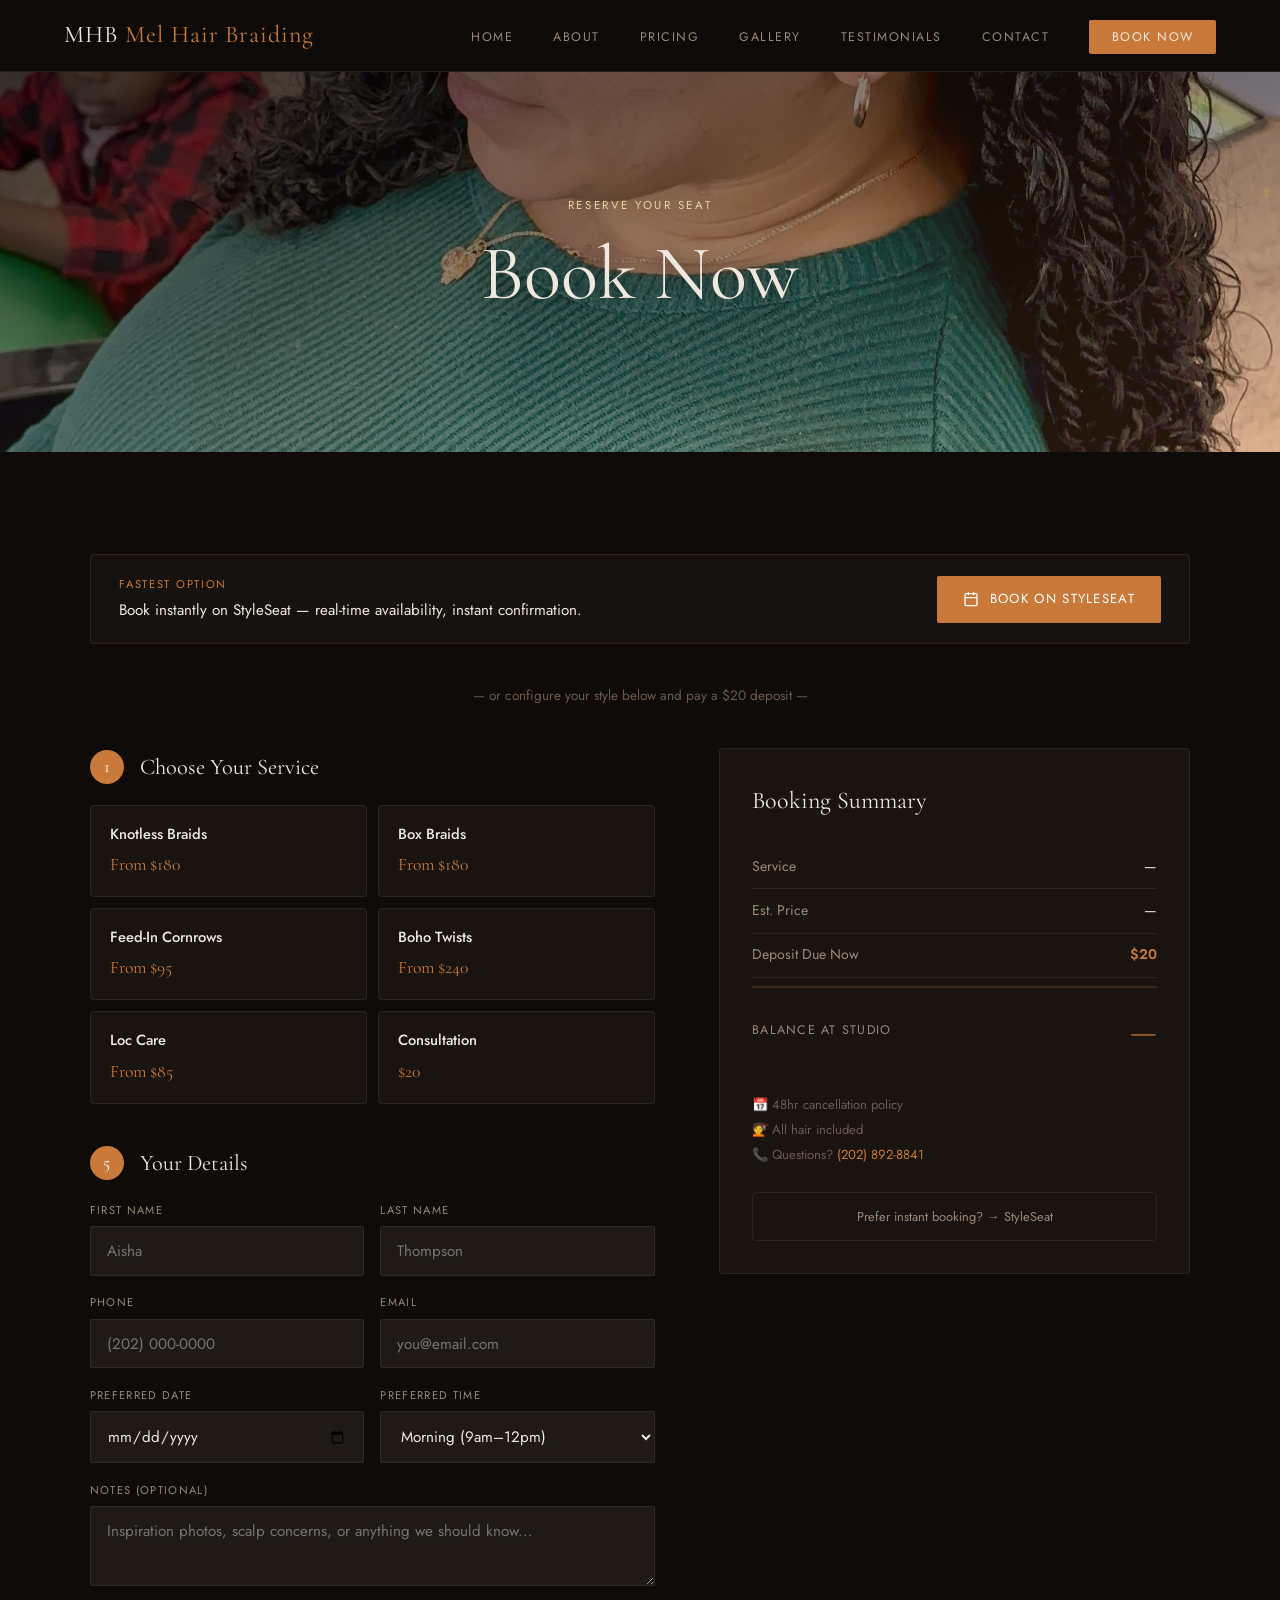
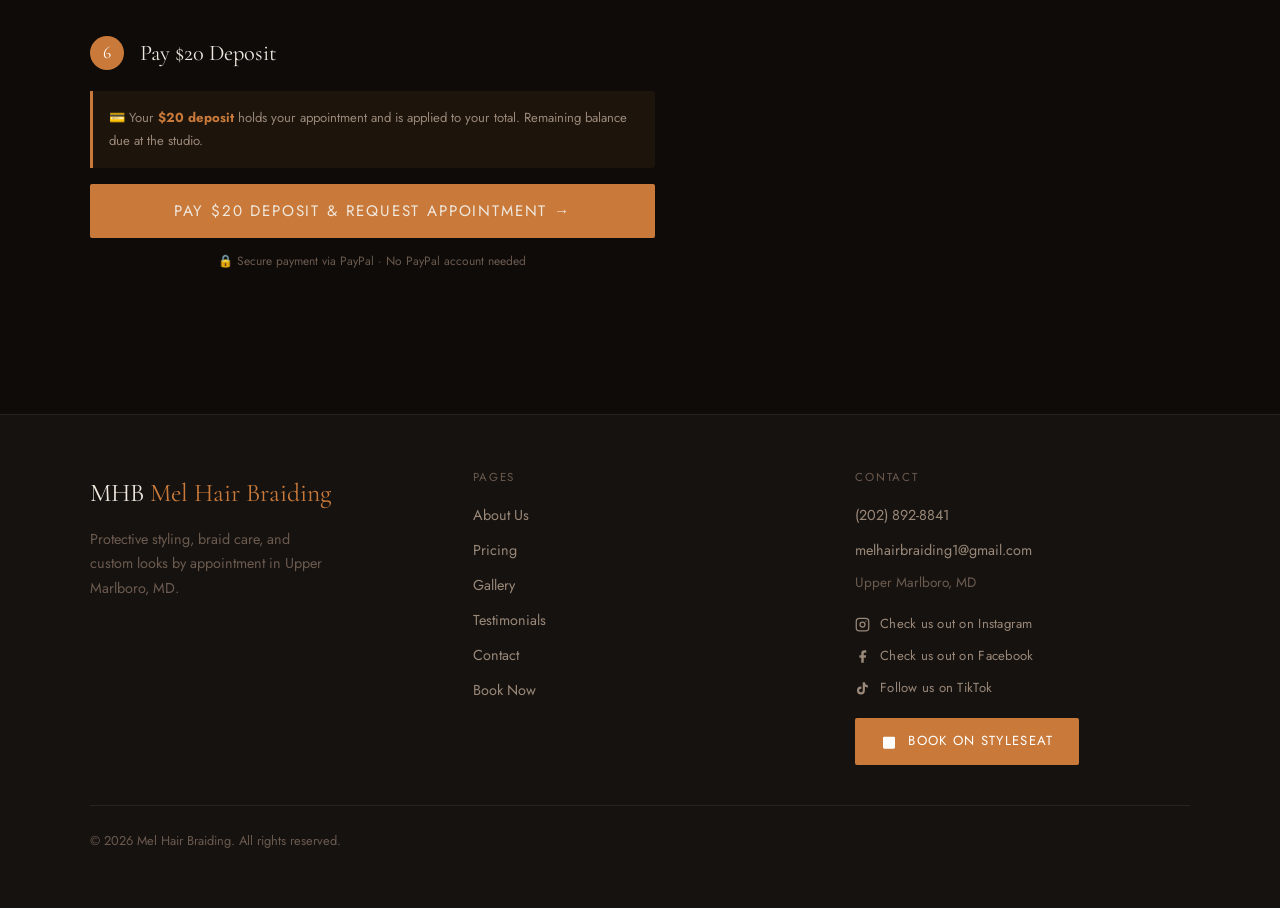
<file: book/index.html>
<!DOCTYPE html>
<html lang="en">
<head>
<!-- Google Tag Manager -->
<script>(function(w,d,s,l,i){w[l]=w[l]||[];w[l].push({'gtm.start':
new Date().getTime(),event:'gtm.js'});var f=d.getElementsByTagName(s)[0],
j=d.createElement(s),dl=l!='dataLayer'?'&l='+l:'';j.async=true;j.src=
'https://www.googletagmanager.com/gtm.js?id='+i+dl;f.parentNode.insertBefore(j,f);
})(window,document,'script','dataLayer','GTM-NCRCKGJ5');</script>
<!-- End Google Tag Manager -->
  <meta charset="UTF-8"/><meta name="viewport" content="width=device-width,initial-scale=1.0"/>
  <title>Book an Appointment | Mel Hair Braiding | Upper Marlboro, MD</title>
  <meta name="description" content="Book your braiding appointment at Mel Hair Braiding. Choose your style, size, and length — price calculated instantly. Pay $20 deposit to hold your seat."/>
  <link rel="stylesheet" href="../assets/css/global.css"/>
  <style>
    .book-layout{display:grid;grid-template-columns:1.2fr 1fr;gap:4rem;align-items:start}
    .step-block{margin-bottom:2.5rem}
    .step-header{display:flex;align-items:center;gap:1rem;margin-bottom:1.2rem}
    .step-num{width:34px;height:34px;border-radius:50%;background:var(--clay);color:#fff;display:flex;align-items:center;justify-content:center;font-family:'Cormorant Garamond',serif;font-size:1.1rem;flex-shrink:0}
    .step-title{font-family:'Cormorant Garamond',serif;font-size:1.4rem;color:var(--text)}
    .service-options{display:grid;grid-template-columns:1fr 1fr;gap:.7rem}
    .svc-opt{position:relative}
    .svc-opt input{position:absolute;opacity:0;width:0;height:0}
    .svc-opt label{display:block;padding:1rem 1.2rem;border:1.5px solid var(--border-dim);border-radius:4px;cursor:pointer;transition:all .2s;background:var(--bg-card)}
    .svc-opt input:checked + label{border-color:var(--clay);background:rgba(201,122,58,.1)}
    .svc-opt label:hover{border-color:var(--clay)}
    .svc-name{font-size:.92rem;font-weight:500;color:var(--text)}
    .svc-base{font-family:'Cormorant Garamond',serif;font-size:1.1rem;color:var(--clay);margin-top:.2rem}
    .size-options{display:flex;flex-wrap:wrap;gap:.6rem}
    .sel-pill{position:relative}
    .sel-pill input{position:absolute;opacity:0;width:0;height:0}
    .sel-pill label{display:block;padding:.5rem 1.1rem;border:1.5px solid var(--border-dim);border-radius:20px;cursor:pointer;font-size:.85rem;color:var(--text-muted);transition:all .2s;background:var(--bg-card);white-space:nowrap}
    .sel-pill input:checked + label{border-color:var(--clay);background:var(--clay);color:#fff}
    .sel-pill label:hover{border-color:var(--clay);color:var(--clay)}
    .price-display{background:var(--bg-2);border:1px solid var(--border);border-radius:4px;padding:1.2rem 1.5rem;margin-bottom:1.5rem;display:flex;align-items:center;justify-content:space-between}
    .price-display-label{font-size:.75rem;letter-spacing:.12em;text-transform:uppercase;color:var(--text-muted)}
    .price-display-value{font-family:'Cormorant Garamond',serif;font-size:2.2rem;color:var(--clay)}
    .price-display-note{font-size:.78rem;color:var(--text-dim);margin-top:.2rem}
    .addon-options{display:grid;grid-template-columns:1fr 1fr;gap:.6rem}
    .addon-opt{position:relative}
    .addon-opt input{position:absolute;opacity:0;width:0;height:0}
    .addon-opt label{display:flex;justify-content:space-between;align-items:center;padding:.8rem 1rem;border:1.5px solid var(--border-dim);border-radius:4px;cursor:pointer;font-size:.85rem;color:var(--text-muted);transition:all .2s;background:var(--bg-card)}
    .addon-opt input:checked + label{border-color:var(--clay);color:var(--text);background:rgba(201,122,58,.08)}
    .addon-opt label:hover{border-color:var(--clay)}
    .addon-price{color:var(--clay);font-weight:500;font-size:.82rem}
    .form-group{margin-bottom:1.1rem}
    .form-group label{display:block;font-size:.7rem;letter-spacing:.12em;text-transform:uppercase;color:var(--text-muted);margin-bottom:.4rem}
    .form-group input,.form-group select,.form-group textarea{width:100%;padding:.8rem 1rem;border:1.5px solid var(--border-dim);border-radius:2px;font-family:'Jost',sans-serif;font-size:.95rem;color:var(--text);background:var(--bg-3);transition:border-color .2s}
    .form-group input:focus,.form-group select:focus,.form-group textarea:focus{outline:none;border-color:var(--clay)}
    .form-group textarea{resize:vertical;min-height:80px}
    .form-row{display:grid;grid-template-columns:1fr 1fr;gap:1rem}
    .booking-summary{background:var(--bg-card);border:1px solid var(--border-dim);border-radius:4px;padding:2rem;position:sticky;top:calc(var(--nav-h) + 1rem)}
    .summary-title{font-family:'Cormorant Garamond',serif;font-size:1.5rem;color:var(--text);margin-bottom:1.5rem}
    .summary-row{display:flex;justify-content:space-between;align-items:flex-start;padding:.6rem 0;border-bottom:1px solid var(--border-dim);font-size:.88rem;gap:.5rem}
    .summary-row:last-of-type{border:none}
    .sum-label{color:var(--text-muted);flex-shrink:0}
    .sum-val{color:var(--text);text-align:right}
    .sum-total-row{display:flex;justify-content:space-between;align-items:center;padding:1rem 0;border-top:2px solid var(--border);margin-top:.5rem}
    .sum-total-label{font-size:.78rem;letter-spacing:.1em;text-transform:uppercase;color:var(--text-muted)}
    .sum-total-val{font-family:'Cormorant Garamond',serif;font-size:2rem;color:var(--clay)}
    .deposit-note{background:rgba(201,122,58,.08);border-left:3px solid var(--clay);padding:1rem;border-radius:0 3px 3px 0;font-size:.82rem;color:var(--text-muted);margin:1rem 0;line-height:1.7}
    .success-card{display:none;background:var(--bg-card);border:1.5px solid var(--clay);border-radius:4px;padding:3rem;text-align:center}
    .success-card.show{display:block}
    .hidden{display:none}
    .styleseat-banner{background:var(--bg-2);border:1px solid var(--border);border-radius:4px;padding:1.2rem 1.8rem;display:flex;align-items:center;justify-content:space-between;gap:1.5rem;margin-bottom:2.5rem;flex-wrap:wrap}
    @media(max-width:900px){.book-layout{grid-template-columns:1fr}.booking-summary{position:static}.service-options{grid-template-columns:1fr}.addon-options{grid-template-columns:1fr}}
    @media(max-width:500px){.form-row{grid-template-columns:1fr}}
  </style>
</head>
<body>
<!-- Google Tag Manager (noscript) -->
<noscript><iframe src="https://www.googletagmanager.com/ns.html?id=GTM-NCRCKGJ5"
height="0" width="0" style="display:none;visibility:hidden"></iframe></noscript>
<!-- End Google Tag Manager (noscript) -->
<nav class="nav">
  <a href="../index.html" class="nav-logo">MHB <span>Mel Hair Braiding</span></a>
  <ul class="nav-links">
    <li><a href="../index.html">Home</a></li>
    <li><a href="../about/index.html">About</a></li>
    <li><a href="../pricing/index.html">Pricing</a></li>
    <li><a href="../gallery/index.html">Gallery</a></li>
    <li><a href="../testimonials/index.html">Testimonials</a></li>
    <li><a href="../contact/index.html">Contact</a></li>
    <li><a href="index.html" class="nav-cta active">Book Now</a></li>
  </ul>
  <div class="nav-hamburger"><span></span><span></span><span></span></div>
</nav>
<div class="page-hero" style="height:35vh">
  <div class="page-hero-bg" id="bookHeroBg" style="background-image:url('https://images.unsplash.com/photo-1605497788044-5a32c7078486?auto=format&fit=crop&w=1600&q=80');"></div>
  <div class="page-hero-overlay"></div>
  <div class="page-hero-content"><span class="eyebrow">Reserve Your Seat</span><h1>Book Now</h1></div>
</div>
<section class="section" style="background:var(--bg)">
  <div class="section-inner">
    <div class="styleseat-banner reveal">
      <div>
        <div style="font-size:.7rem;letter-spacing:.15em;text-transform:uppercase;color:var(--clay);margin-bottom:.3rem">Fastest Option</div>
        <p style="color:var(--text);font-size:.95rem">Book instantly on StyleSeat — real-time availability, instant confirmation.</p>
      </div>
      <a href="https://www.styleseat.com/m/v/melhairbraiding" target="_blank" rel="noopener" class="styleseat-btn" style="flex-shrink:0">
        <svg viewBox="0 0 24 24" style="width:16px;height:16px;fill:none;stroke:#fff;stroke-width:2;flex-shrink:0"><path d="M8 2v4M16 2v4M3 10h18M5 4h14a2 2 0 012 2v14a2 2 0 01-2 2H5a2 2 0 01-2-2V6a2 2 0 012-2z"/></svg>
        Book on StyleSeat
      </a>
    </div>
    <div style="text-align:center;margin-bottom:2.5rem;color:var(--text-dim);font-size:.85rem">— or configure your style below and pay a $20 deposit —</div>
    <div class="book-layout">
      <div id="bookForm">
        <div class="step-block">
          <div class="step-header"><div class="step-num">1</div><div class="step-title">Choose Your Service</div></div>
          <div class="service-options" id="serviceOptions"></div>
        </div>
        <div class="step-block hidden" id="sizeBlock">
          <div class="step-header"><div class="step-num">2</div><div class="step-title">Choose Your Size</div></div>
          <div class="size-options" id="sizeOptions"></div>
        </div>
        <div class="step-block hidden" id="lengthBlock">
          <div class="step-header"><div class="step-num" id="lengthStepNum">3</div><div class="step-title">Choose Your Length</div></div>
          <div class="size-options" id="lengthOptions"></div>
        </div>
        <div class="step-block hidden" id="priceBlock">
          <div class="price-display">
            <div>
              <div class="price-display-label">Estimated Price</div>
              <div class="price-display-value" id="calcPrice">—</div>
              <div class="price-display-note">*All hair included. Final price confirmed at appointment.</div>
            </div>
          </div>
        </div>
        <div class="step-block hidden" id="addonsBlock">
          <div class="step-header"><div class="step-num" id="addonsStepNum">4</div><div class="step-title">Add-Ons (Optional)</div></div>
          <div class="addon-options" id="addonOptions"></div>
        </div>
        <div class="step-block" id="detailsBlock">
          <div class="step-header"><div class="step-num" id="detailsStepNum">5</div><div class="step-title">Your Details</div></div>
          <div class="form-row">
            <div class="form-group"><label>First Name</label><input type="text" id="fname" placeholder="Aisha" required/></div>
            <div class="form-group"><label>Last Name</label><input type="text" id="lname" placeholder="Thompson" required/></div>
          </div>
          <div class="form-row">
            <div class="form-group"><label>Phone</label><input type="tel" id="phone" placeholder="(202) 000-0000" required/></div>
            <div class="form-group"><label>Email</label><input type="email" id="email" placeholder="you@email.com" required/></div>
          </div>
          <div class="form-row">
            <div class="form-group"><label>Preferred Date</label><input type="date" id="prefDate" required/></div>
            <div class="form-group"><label>Preferred Time</label>
              <select id="prefTime">
                <option>Morning (9am–12pm)</option>
                <option>Afternoon (12pm–4pm)</option>
                <option>Evening (4pm–7pm)</option>
              </select>
            </div>
          </div>
          <div class="form-group"><label>Notes (optional)</label><textarea id="notes" placeholder="Inspiration photos, scalp concerns, or anything we should know..."></textarea></div>
        </div>
        <div class="step-block">
          <div class="step-header"><div class="step-num" id="payStepNum">6</div><div class="step-title">Pay $20 Deposit</div></div>
          <div class="deposit-note">💳 Your <strong style="color:var(--clay)">$20 deposit</strong> holds your appointment and is applied to your total. Remaining balance due at the studio.</div>
          <button class="btn btn-primary" id="payBtn" style="width:100%;font-size:.95rem;padding:1rem" onclick="handleBooking()">
            Pay $20 Deposit & Request Appointment →
          </button>
          <p style="font-size:.75rem;color:var(--text-dim);text-align:center;margin-top:.8rem">🔒 Secure payment via PayPal · No PayPal account needed</p>
        </div>
      </div>
      <div class="booking-summary reveal reveal-delay-2">
        <div class="summary-title">Booking Summary</div>
        <div class="summary-row"><span class="sum-label">Service</span><span class="sum-val" id="sumService">—</span></div>
        <div class="summary-row hidden" id="sumSizeRow"><span class="sum-label">Size</span><span class="sum-val" id="sumSize">—</span></div>
        <div class="summary-row hidden" id="sumLengthRow"><span class="sum-label">Length</span><span class="sum-val" id="sumLength">—</span></div>
        <div class="summary-row hidden" id="sumAddonsRow"><span class="sum-label">Add-ons</span><span class="sum-val" id="sumAddons">—</span></div>
        <div class="summary-row"><span class="sum-label">Est. Price</span><span class="sum-val" id="sumEstPrice">—</span></div>
        <div class="summary-row"><span class="sum-label">Deposit Due Now</span><span class="sum-val" style="color:var(--clay);font-weight:600">$20</span></div>
        <div class="sum-total-row">
          <span class="sum-total-label">Balance at Studio</span>
          <span class="sum-total-val" id="sumBalance">—</span>
        </div>
        <div style="margin-top:1.2rem;font-size:.82rem;color:var(--text-dim);line-height:1.9">
          <p>📅 48hr cancellation policy</p>
          <p>💇 All hair included</p>
          <p>📞 Questions? <a href="tel:+12028928841" style="color:var(--clay)">(202) 892-8841</a></p>
        </div>
        <a href="https://www.styleseat.com/m/v/melhairbraiding" target="_blank" rel="noopener"
           style="display:block;text-align:center;margin-top:1.5rem;padding:.8rem;border:1px solid var(--border-dim);border-radius:4px;font-size:.8rem;color:var(--text-muted)">
          Prefer instant booking? → StyleSeat
        </a>
      </div>
    </div>
    <div class="success-card" id="successCard">
      <div style="font-size:3rem;margin-bottom:1rem">🎉</div>
      <h3 style="font-size:2rem;margin-bottom:.5rem">Deposit Received!</h3>
      <p style="color:var(--text-muted);margin-bottom:1.5rem;line-height:1.8">Thank you! We'll confirm your appointment within 24 hours.<br>Check your inbox for a receipt from PayPal.</p>
      <a href="../index.html" class="btn btn-outline">Back to Home</a>
    </div>
  </div>
</section>
<footer class="footer">
  <div class="footer-inner">
    <div><div class="footer-logo">MHB <span>Mel Hair Braiding</span></div><p class="footer-tagline" style="font-size:.9rem;color:var(--text-dim);max-width:240px;line-height:1.7;margin-top:.5rem">Protective styling by appointment in Upper Marlboro, MD.</p></div>
    <div><h4>Pages</h4><ul class="footer-links"><li><a href="../about/index.html">About Us</a></li><li><a href="../pricing/index.html">Pricing</a></li><li><a href="../gallery/index.html">Gallery</a></li><li><a href="../testimonials/index.html">Testimonials</a></li><li><a href="../contact/index.html">Contact</a></li><li><a href="index.html">Book Now</a></li></ul></div>
    <div class="footer-contact-col"><h4>Contact</h4><ul class="footer-links"><li><a href="tel:+12028928841">(202) 892-8841</a></li><li><a href="mailto:melhairbraiding1@gmail.com">melhairbraiding1@gmail.com</a></li><li style="color:var(--text-dim);font-size:.85rem;margin-top:.4rem">Upper Marlboro, MD</li></ul><div class="social-cta-links" style="margin-top:1.2rem"></div></div>
  </div>
  <div class="footer-bottom"><span id="footerCopy"></span></div>
</footer>
<script src="../assets/js/global.js"></script>
<script>
const SIZES = ['Small','S.Medium','Medium','Large','Jumbo'];
const LENGTHS = ['Shoulder','Mid-Back','Waist Length','Top Butt','Mid Butt','Under Butt'];
const PRICE_MATRIX = [
  [280, 230, 200, 180, 180],
  [300, 250, 200, 180, 180],
  [340, 280, 220, 200, 200],
  [380, 320, 250, 220, 220],
  [420, 350, 300, 250, 250],
  [460, 400, 350, 280, 280],
];
const ADDONS = [
  { name:'Hair Wash', price: 20 },
  { name:'Beads & Accessories', price: 15 },
  { name:'Color Extension Hair', price: 20 },
  { name:'Braid Removal', price: 40 },
  { name:'Scalp Treatment', price: 35 },
];
const SERVICES = [
  { name:'Knotless Braids', base:'From $180', hasSizeLength: true },
  { name:'Box Braids',      base:'From $180', hasSizeLength: true },
  { name:'Feed-In Cornrows',base:'From $95',  hasSizeLength: false, price: 95 },
  { name:'Boho Twists',     base:'From $240', hasSizeLength: false, price: 240 },
  { name:'Loc Care',        base:'From $85',  hasSizeLength: false, price: 85 },
  { name:'Consultation',    base:'$20',       hasSizeLength: false, price: 20 },
];
let state = { service: null, size: null, length: null, addons: [], price: null };
const svcEl = document.getElementById('serviceOptions');
SERVICES.forEach((s,i) => {
  svcEl.innerHTML += `<div class="svc-opt"><input type="radio" name="svc" id="svc${i}" value="${i}" onchange="selectService(${i})"/><label for="svc${i}"><div class="svc-name">${s.name}</div><div class="svc-base">${s.base}</div></label></div>`;
});
const sizeEl = document.getElementById('sizeOptions');
SIZES.forEach((sz,i) => {
  sizeEl.innerHTML += `<div class="sel-pill"><input type="radio" name="sz" id="sz${i}" value="${i}" onchange="selectSize(${i})"/><label for="sz${i}">${sz}</label></div>`;
});
const lenEl = document.getElementById('lengthOptions');
LENGTHS.forEach((ln,i) => {
  lenEl.innerHTML += `<div class="sel-pill"><input type="radio" name="ln" id="ln${i}" value="${i}" onchange="selectLength(${i})"/><label for="ln${i}">${ln}</label></div>`;
});
const addonsEl = document.getElementById('addonOptions');
ADDONS.forEach((a,i) => {
  addonsEl.innerHTML += `<div class="addon-opt"><input type="checkbox" id="ao${i}" value="${i}" onchange="toggleAddon(${i})"/><label for="ao${i}"><span>${a.name}</span><span class="addon-price">+$${a.price}</span></label></div>`;
});
function selectService(i) {
  state.service = SERVICES[i]; state.size = null; state.length = null; state.price = null;
  document.getElementById('sumService').textContent = SERVICES[i].name;
  const hasSL = SERVICES[i].hasSizeLength;
  document.getElementById('sizeBlock').classList.toggle('hidden', !hasSL);
  document.getElementById('lengthBlock').classList.toggle('hidden', !hasSL);
  document.getElementById('addonsBlock').classList.remove('hidden');
  document.querySelectorAll('input[name=sz]').forEach(r=>r.checked=false);
  document.querySelectorAll('input[name=ln]').forEach(r=>r.checked=false);
  if (!hasSL) {
    state.price = SERVICES[i].price; showPrice(state.price); updateSummary();
    document.getElementById('addonsStepNum').textContent = '3';
    document.getElementById('detailsStepNum').textContent = '4';
    document.getElementById('payStepNum').textContent = '5';
  } else {
    document.getElementById('priceBlock').classList.add('hidden');
    document.getElementById('addonsStepNum').textContent = '4';
    document.getElementById('detailsStepNum').textContent = '5';
    document.getElementById('payStepNum').textContent = '6';
  }
  updateSummary();
}
function selectSize(i) { state.size = i; document.getElementById('sumSizeRow').classList.remove('hidden'); document.getElementById('sumSize').textContent = SIZES[i]; calcPrice(); }
function selectLength(i) { state.length = i; document.getElementById('sumLengthRow').classList.remove('hidden'); document.getElementById('sumLength').textContent = LENGTHS[i]; calcPrice(); }
function calcPrice() { if (state.size !== null && state.length !== null) { state.price = PRICE_MATRIX[state.length][state.size]; showPrice(state.price); } updateSummary(); }
function showPrice(p) { document.getElementById('priceBlock').classList.remove('hidden'); document.getElementById('calcPrice').textContent = `$${p}`; }
function toggleAddon(i) { const idx = state.addons.indexOf(i); if (idx === -1) state.addons.push(i); else state.addons.splice(idx, 1); updateSummary(); }
function updateSummary() {
  const addonTotal = state.addons.reduce((s,i) => s + ADDONS[i].price, 0);
  const total = (state.price || 0) + addonTotal;
  document.getElementById('sumEstPrice').textContent = state.price ? `$${state.price}` : '—';
  document.getElementById('sumBalance').textContent = total > 0 ? `$${total - 20}` : '—';
  if (state.addons.length) { document.getElementById('sumAddonsRow').classList.remove('hidden'); document.getElementById('sumAddons').textContent = state.addons.map(i=>ADDONS[i].name).join(', '); }
  else { document.getElementById('sumAddonsRow').classList.add('hidden'); }
}
async function handleBooking() {
  if (!state.service) { alert('Please select a service.'); return; }
  if (state.service.hasSizeLength && (state.size === null || state.length === null)) { alert('Please select both a size and length for your style.'); return; }
  const fname = document.getElementById('fname').value.trim();
  const lname = document.getElementById('lname').value.trim();
  const email = document.getElementById('email').value.trim();
  const phone = document.getElementById('phone').value.trim();
  const date  = document.getElementById('prefDate').value;
  const time  = document.getElementById('prefTime').value;
  const notes = document.getElementById('notes').value.trim();
  if (!fname || !email || !phone || !date) { alert('Please fill in all required fields.'); return; }
  const addonNames = state.addons.map(i=>ADDONS[i].name).join(', ');
  const note = [state.service.name, state.size !== null ? `Size: ${SIZES[state.size]}` : '', state.length !== null ? `Length: ${LENGTHS[state.length]}` : '', addonNames ? `Add-ons: ${addonNames}` : '', `Date: ${date}`, `Client: ${fname}`].filter(Boolean).join(' | ');

  // Send booking details to melhairbraiding1@gmail.com
  const btn = document.getElementById('payBtn');
  btn.textContent = 'Sending booking details...';
  btn.disabled = true;
  try {
    await fetch('https://formspree.io/f/xzdwkbeq', {
      method: 'POST',
      headers: { 'Accept': 'application/json', 'Content-Type': 'application/json' },
      body: JSON.stringify({
        _subject: `New Booking Request — ${fname} ${lname}`,
        Service: state.service.name,
        Size: state.size !== null ? SIZES[state.size] : 'N/A',
        Length: state.length !== null ? LENGTHS[state.length] : 'N/A',
        'Add-ons': addonNames || 'None',
        'Estimated Price': state.price ? `$${state.price}` : 'N/A',
        'Preferred Date': date,
        'Preferred Time': time,
        'Client Name': `${fname} ${lname}`,
        'Client Phone': phone,
        'Client Email': email,
        'Notes': notes || 'None',
        'Deposit': '$20 via PayPal'
      })
    });
  } catch(e) { /* silent — still proceed to PayPal */ }

  // Open PayPal business payment link
  window.open(`https://www.paypal.com/ncp/payment/E2GVZH7MBPQ5L`, '_blank');
  setTimeout(() => { document.getElementById('bookForm').style.display = 'none'; document.getElementById('successCard').classList.add('show'); }, 1500);
}
document.getElementById('footerCopy').textContent = `© ${new Date().getFullYear()} Mel Hair Braiding. All rights reserved.`;
  fetch('../content/book.json').then(r=>r.json()).then(d=>{
    if (d.heroImage) document.getElementById('bookHeroBg').style.backgroundImage = "url('"+d.heroImage+"')";
  }).catch(()=>{});
</script>
</body>
</html>
</file>
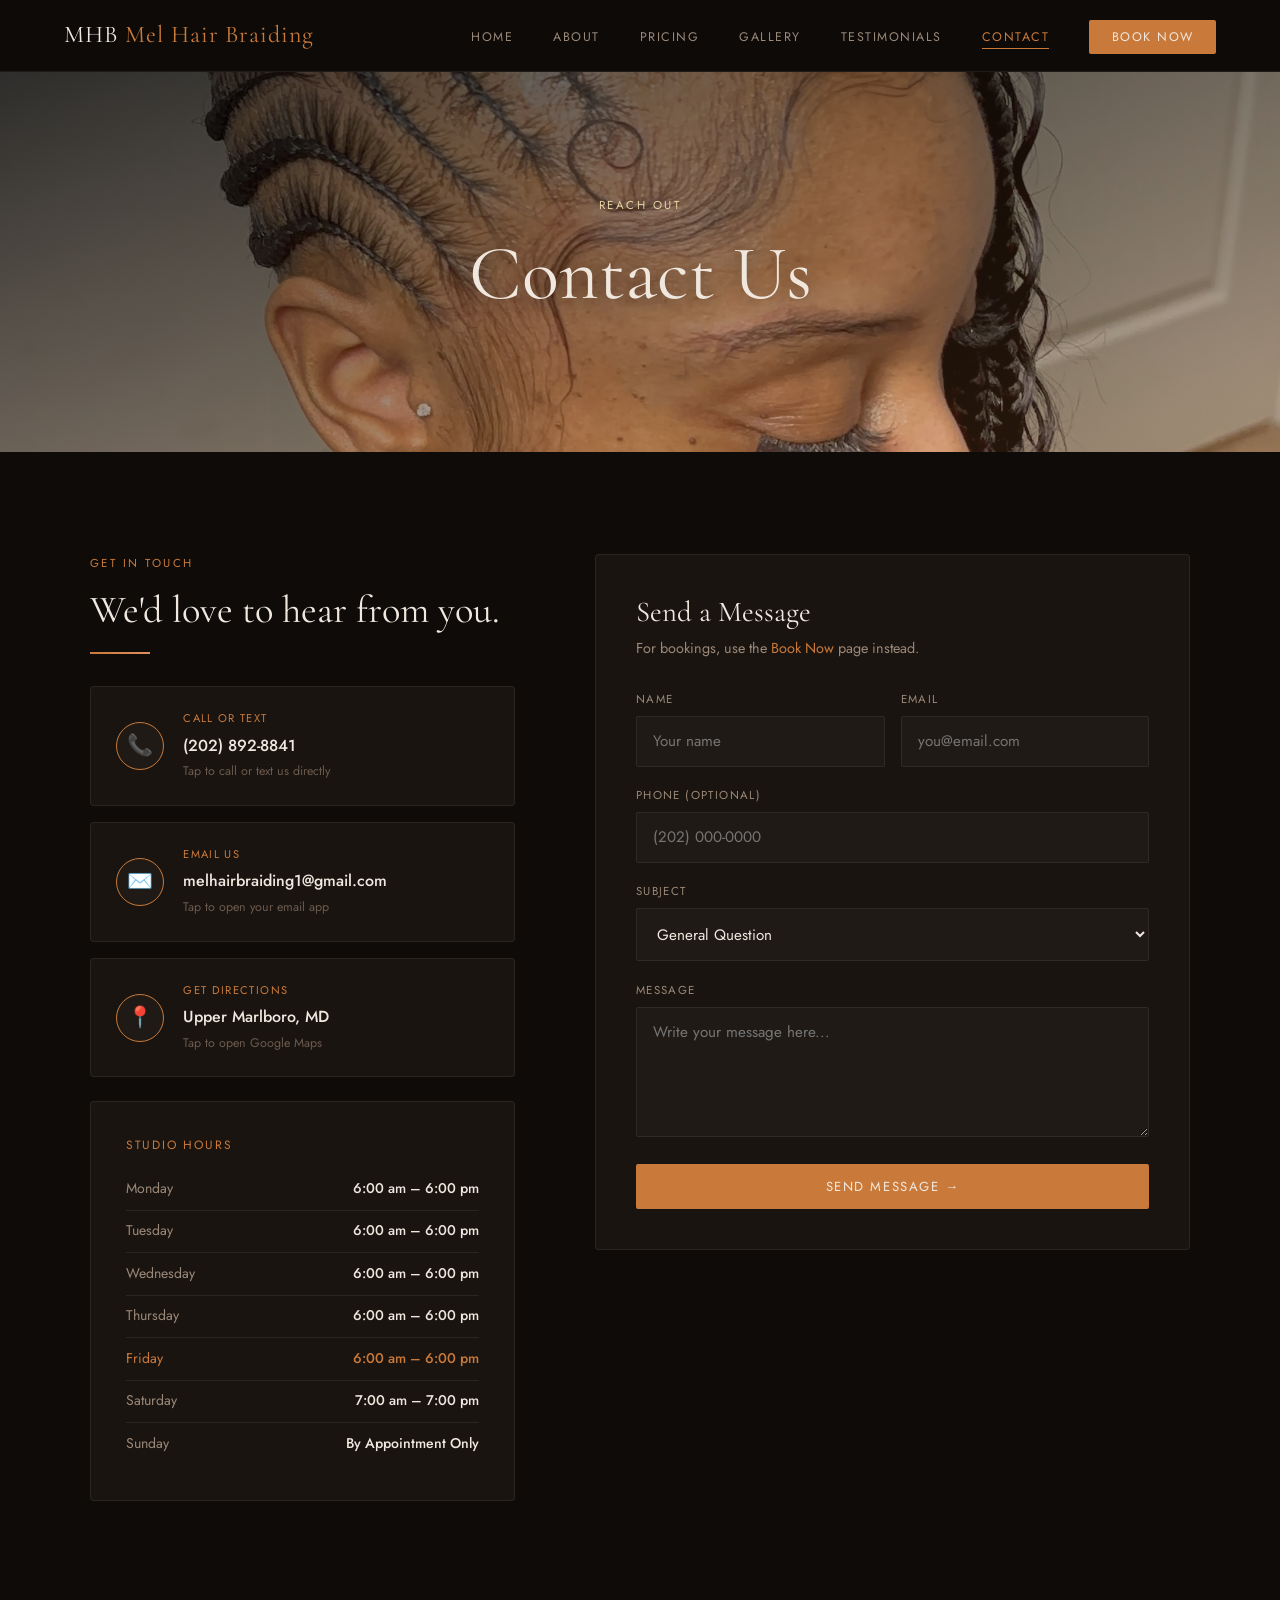
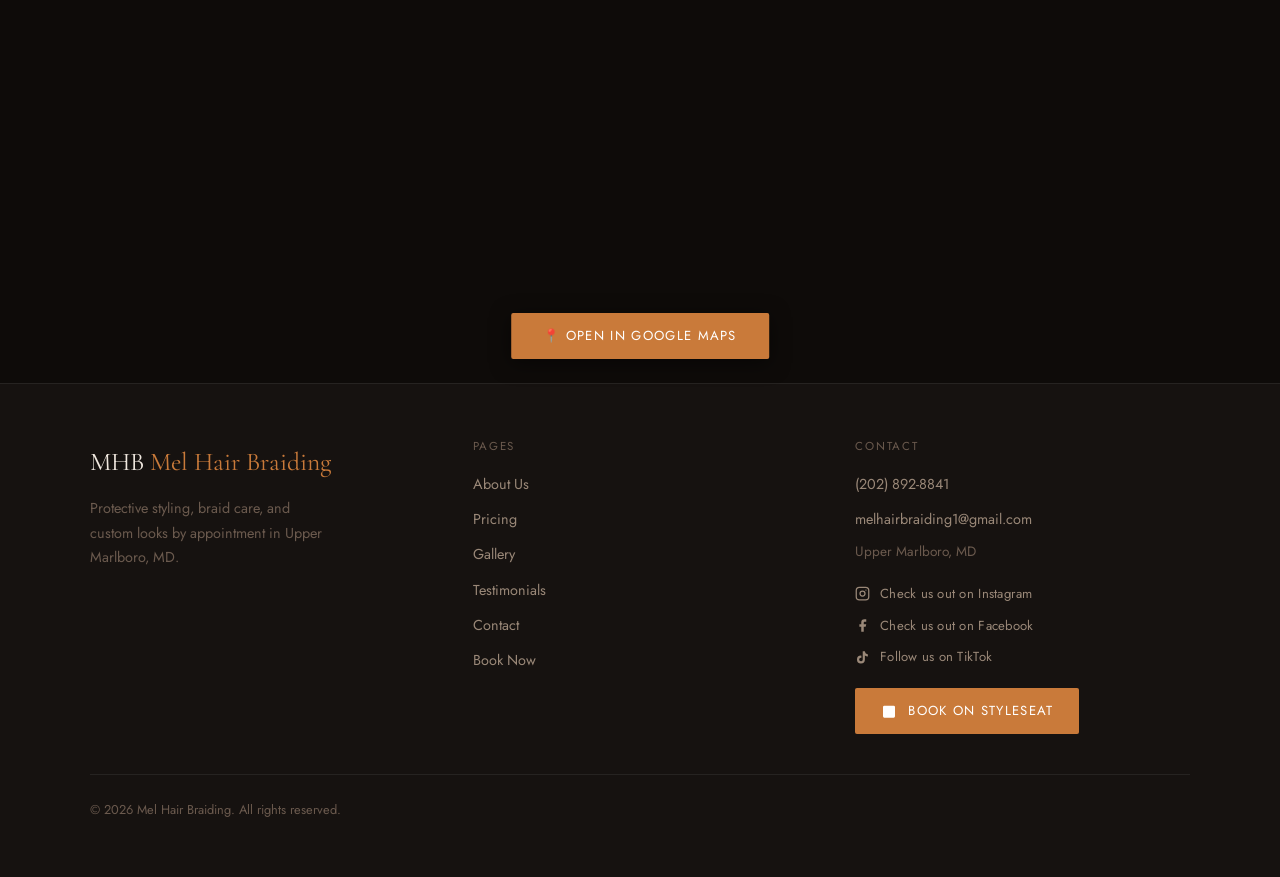
<file: contact/index.html>
<!DOCTYPE html>
<html lang="en">
<head>
<!-- Google Tag Manager -->
<script>(function(w,d,s,l,i){w[l]=w[l]||[];w[l].push({'gtm.start':
new Date().getTime(),event:'gtm.js'});var f=d.getElementsByTagName(s)[0],
j=d.createElement(s),dl=l!='dataLayer'?'&l='+l:'';j.async=true;j.src=
'https://www.googletagmanager.com/gtm.js?id='+i+dl;f.parentNode.insertBefore(j,f);
})(window,document,'script','dataLayer','GTM-NCRCKGJ5');</script>
<!-- End Google Tag Manager -->
  <meta charset="UTF-8"/><meta name="viewport" content="width=device-width,initial-scale=1.0"/>
  <title>Contact Mel Hair Braiding | Upper Marlboro, MD</title>
  <meta name="description" content="Contact Mel Hair Braiding in Upper Marlboro, MD. Call, email, or send a message. Studio hours and Google Maps directions included."/>
  <meta name="robots" content="index, follow"/>
  <link rel="canonical" href="https://melhairbraiding.net/contact/"/>
  <link rel="stylesheet" href="../assets/css/global.css"/>
  <style>
    .contact-grid{display:grid;grid-template-columns:1fr 1.4fr;gap:5rem;align-items:start}
    .contact-btn{display:flex;gap:1.2rem;align-items:center;padding:1.4rem 1.6rem;background:var(--bg-card);border:1px solid var(--border-dim);border-radius:4px;margin-bottom:1rem;text-decoration:none;transition:transform .2s,box-shadow .2s,border-color .2s;}
    .contact-btn:hover{transform:translateY(-3px);box-shadow:var(--shadow);border-color:var(--clay)}
    .contact-btn-icon{width:48px;height:48px;border-radius:50%;background:var(--bg-3);border:1.5px solid var(--clay);display:flex;align-items:center;justify-content:center;font-size:1.3rem;flex-shrink:0;}
    .contact-btn-label{font-size:.7rem;letter-spacing:.12em;text-transform:uppercase;color:var(--clay);margin-bottom:.2rem}
    .contact-btn-value{font-size:1rem;color:var(--text);font-weight:500}
    .contact-btn-hint{font-size:.78rem;color:var(--text-dim);margin-top:.15rem}
    .hours-table{width:100%;border-collapse:collapse;margin-top:.5rem}
    .hours-table tr{border-bottom:1px solid var(--border-dim)}
    .hours-table tr:last-child{border:none}
    .hours-table td{padding:.55rem 0;font-size:.88rem}
    .hours-table td:first-child{color:var(--text-muted)}
    .hours-table td:last-child{color:var(--text);font-weight:500;text-align:right}
    .hours-table tr.today td{color:var(--clay) !important}
    .form-group{margin-bottom:1.2rem}
    .form-group label{display:block;font-size:.72rem;letter-spacing:.12em;text-transform:uppercase;color:var(--text-muted);margin-bottom:.4rem}
    .form-group input,.form-group select,.form-group textarea{width:100%;padding:.85rem 1rem;border:1.5px solid var(--border-dim);border-radius:2px;font-family:'Jost',sans-serif;font-size:.95rem;color:var(--text);background:var(--bg-3);transition:border-color .2s;}
    .form-group input:focus,.form-group select:focus,.form-group textarea:focus{outline:none;border-color:var(--clay)}
    .form-group textarea{resize:vertical;min-height:130px}
    .form-row{display:grid;grid-template-columns:1fr 1fr;gap:1rem}
    .success-msg{display:none;background:var(--bg-card);border:1.5px solid var(--clay);border-radius:4px;padding:2rem;text-align:center}
    .success-msg.show{display:block}
    @media(max-width:900px){.contact-grid{grid-template-columns:1fr}.form-row{grid-template-columns:1fr}}
  </style>
</head>
<body>
<!-- Google Tag Manager (noscript) -->
<noscript><iframe src="https://www.googletagmanager.com/ns.html?id=GTM-NCRCKGJ5"
height="0" width="0" style="display:none;visibility:hidden"></iframe></noscript>
<!-- End Google Tag Manager (noscript) -->
<nav class="nav">
  <a href="../index.html" class="nav-logo">MHB <span>Mel Hair Braiding</span></a>
  <ul class="nav-links">
    <li><a href="../index.html">Home</a></li>
    <li><a href="../about/index.html">About</a></li>
    <li><a href="../pricing/index.html">Pricing</a></li>
    <li><a href="../gallery/index.html">Gallery</a></li>
    <li><a href="../testimonials/index.html">Testimonials</a></li>
    <li><a href="index.html" class="active">Contact</a></li>
    <li><a href="../book/index.html" class="nav-cta">Book Now</a></li>
  </ul>
  <div class="nav-hamburger"><span></span><span></span><span></span></div>
</nav>
<div class="page-hero" style="height:40vh">
  <div class="page-hero-bg" id="contactHeroBg" style="background-image:url('https://images.unsplash.com/photo-1622286342621-4bd786c2447c?auto=format&fit=crop&w=1600&q=80');"></div>
  <div class="page-hero-overlay"></div>
  <div class="page-hero-content"><span class="eyebrow">Reach Out</span><h1>Contact Us</h1></div>
</div>
<section class="section" style="background:var(--bg)">
  <div class="section-inner">
    <div class="contact-grid">
      <div class="reveal">
        <span class="eyebrow">Get in Touch</span>
        <h2 class="section-heading" style="font-size:clamp(1.6rem,3vw,2.4rem)">We'd love to hear from you.</h2>
        <div class="divider"></div>
        <a href="tel:+12028928841" class="contact-btn">
          <div class="contact-btn-icon">📞</div>
          <div>
            <div class="contact-btn-label">Call or Text</div>
            <div class="contact-btn-value">(202) 892-8841</div>
            <div class="contact-btn-hint">Tap to call or text us directly</div>
          </div>
        </a>
        <a href="mailto:melhairbraiding1@gmail.com" class="contact-btn">
          <div class="contact-btn-icon">✉️</div>
          <div>
            <div class="contact-btn-label">Email Us</div>
            <div class="contact-btn-value">melhairbraiding1@gmail.com</div>
            <div class="contact-btn-hint">Tap to open your email app</div>
          </div>
        </a>
        <a href="https://maps.app.goo.gl/C4oyMT5LRyWnePTT7" target="_blank" rel="noopener" class="contact-btn">
          <div class="contact-btn-icon">📍</div>
          <div>
            <div class="contact-btn-label">Get Directions</div>
            <div class="contact-btn-value">Upper Marlboro, MD</div>
            <div class="contact-btn-hint">Tap to open Google Maps</div>
          </div>
        </a>
        <div class="card" style="margin-top:1.5rem">
          <h4 style="font-family:'Jost',sans-serif;font-size:.75rem;letter-spacing:.15em;text-transform:uppercase;color:var(--clay);margin-bottom:1rem">Studio Hours</h4>
          <table class="hours-table">
            <tr id="h-mon"><td>Monday</td><td>6:00 am – 6:00 pm</td></tr>
            <tr id="h-tue"><td>Tuesday</td><td>6:00 am – 6:00 pm</td></tr>
            <tr id="h-wed"><td>Wednesday</td><td>6:00 am – 6:00 pm</td></tr>
            <tr id="h-thu"><td>Thursday</td><td>6:00 am – 6:00 pm</td></tr>
            <tr id="h-fri"><td>Friday</td><td>6:00 am – 6:00 pm</td></tr>
            <tr id="h-sat"><td>Saturday</td><td>7:00 am – 7:00 pm</td></tr>
            <tr id="h-sun"><td>Sunday</td><td>By Appointment Only</td></tr>
          </table>
        </div>
      </div>
      <div class="reveal reveal-delay-2">
        <div class="card" style="padding:2.5rem">
          <h3 style="font-size:1.8rem;margin-bottom:.4rem">Send a Message</h3>
          <p style="color:var(--text-muted);font-size:.9rem;margin-bottom:1.8rem">
            For bookings, use the <a href="../book/index.html" style="color:var(--clay)">Book Now</a> page instead.
          </p>
          <form id="contactForm" action="https://formspree.io/f/xzdwkbeq" method="POST">
            <input type="hidden" name="_subject" value="New message from melhairbraiding.net"/>
            <div class="form-row">
              <div class="form-group"><label>Name</label><input type="text" name="name" placeholder="Your name" required/></div>
              <div class="form-group"><label>Email</label><input type="email" name="email" placeholder="you@email.com" required/></div>
            </div>
            <div class="form-group"><label>Phone (optional)</label><input type="tel" name="phone" placeholder="(202) 000-0000"/></div>
            <div class="form-group">
              <label>Subject</label>
              <select name="subject">
                <option>General Question</option>
                <option>Style Advice</option>
                <option>Rescheduling</option>
                <option>Pricing Question</option>
                <option>Other</option>
              </select>
            </div>
            <div class="form-group"><label>Message</label><textarea name="message" placeholder="Write your message here..." required></textarea></div>
            <button type="submit" class="btn btn-primary" style="width:100%" id="submitBtn">Send Message →</button>
          </form>
          <div class="success-msg" id="successMsg">
            <div style="font-size:2.5rem;margin-bottom:.8rem">✅</div>
            <h3 style="font-size:1.5rem;margin-bottom:.5rem">Message Sent!</h3>
            <p style="color:var(--text-muted)">Thanks for reaching out! We'll get back to you within 24 hours at the email you provided.</p>
          </div>
        </div>
      </div>
    </div>
  </div>
</section>
<div style="position:relative;height:380px">
  <iframe src="https://maps.google.com/maps?q=Upper+Marlboro+MD&output=embed" width="100%" height="100%" style="border:0;display:block;filter:grayscale(30%) contrast(1.1);" allowfullscreen="" loading="lazy"></iframe>
  <a href="https://maps.app.goo.gl/C4oyMT5LRyWnePTT7" target="_blank" rel="noopener" style="position:absolute;bottom:1.5rem;left:50%;transform:translateX(-50%);background:var(--clay);color:#fff;padding:.75rem 2rem;border-radius:2px;font-family:'Jost',sans-serif;font-size:.82rem;letter-spacing:.1em;text-transform:uppercase;white-space:nowrap;box-shadow:0 4px 20px rgba(0,0,0,.5);text-decoration:none">📍 Open in Google Maps</a>
</div>
<footer class="footer">
  <div class="footer-inner">
    <div>
      <div class="footer-logo">MHB <span>Mel Hair Braiding</span></div>
      <p class="footer-tagline" style="font-size:.9rem;color:var(--text-dim);max-width:240px;line-height:1.7;margin-top:.5rem">Protective styling, braid care, and custom looks by appointment in Upper Marlboro, MD.</p>
    </div>
    <div>
      <h4>Pages</h4>
      <ul class="footer-links">
        <li><a href="../about/index.html">About Us</a></li>
        <li><a href="../pricing/index.html">Pricing</a></li>
        <li><a href="../gallery/index.html">Gallery</a></li>
        <li><a href="../testimonials/index.html">Testimonials</a></li>
        <li><a href="index.html">Contact</a></li>
        <li><a href="../book/index.html">Book Now</a></li>
      </ul>
    </div>
    <div class="footer-contact-col">
      <h4>Contact</h4>
      <ul class="footer-links">
        <li><a href="tel:+12028928841">(202) 892-8841</a></li>
        <li><a href="mailto:melhairbraiding1@gmail.com">melhairbraiding1@gmail.com</a></li>
        <li style="color:var(--text-dim);font-size:.85rem;margin-top:.4rem">Upper Marlboro, MD</li>
      </ul>
      <div class="social-cta-links" style="margin-top:1.2rem"></div>
    </div>
  </div>
  <div class="footer-bottom"><span>© 2026 Mel Hair Braiding. All rights reserved.</span></div>
</footer>
<script src="../assets/js/global.js"></script>
<script>
  const days = ['h-sun','h-mon','h-tue','h-wed','h-thu','h-fri','h-sat'];
  const todayRow = document.getElementById(days[new Date().getDay()]);
  if (todayRow) todayRow.classList.add('today');
  fetch('../content/contact.json').then(r=>r.json()).then(d=>{
    if (d.heroImage) document.getElementById('contactHeroBg').style.backgroundImage = "url('"+d.heroImage+"')";
  }).catch(()=>{});
  const form = document.getElementById('contactForm');
  form.addEventListener('submit', async e => {
    e.preventDefault();
    const btn = document.getElementById('submitBtn');
    btn.textContent = 'Sending...';
    btn.disabled = true;
    try {
      const res = await fetch(form.action, { method: 'POST', body: new FormData(form), headers: { 'Accept': 'application/json' } });
      if (res.ok) { form.style.display = 'none'; document.getElementById('successMsg').classList.add('show'); }
      else { btn.textContent = 'Error — please try again'; btn.disabled = false; }
    } catch(err) { btn.textContent = 'Error — please try again'; btn.disabled = false; }
  });
</script>
</body>
</html>
</file>
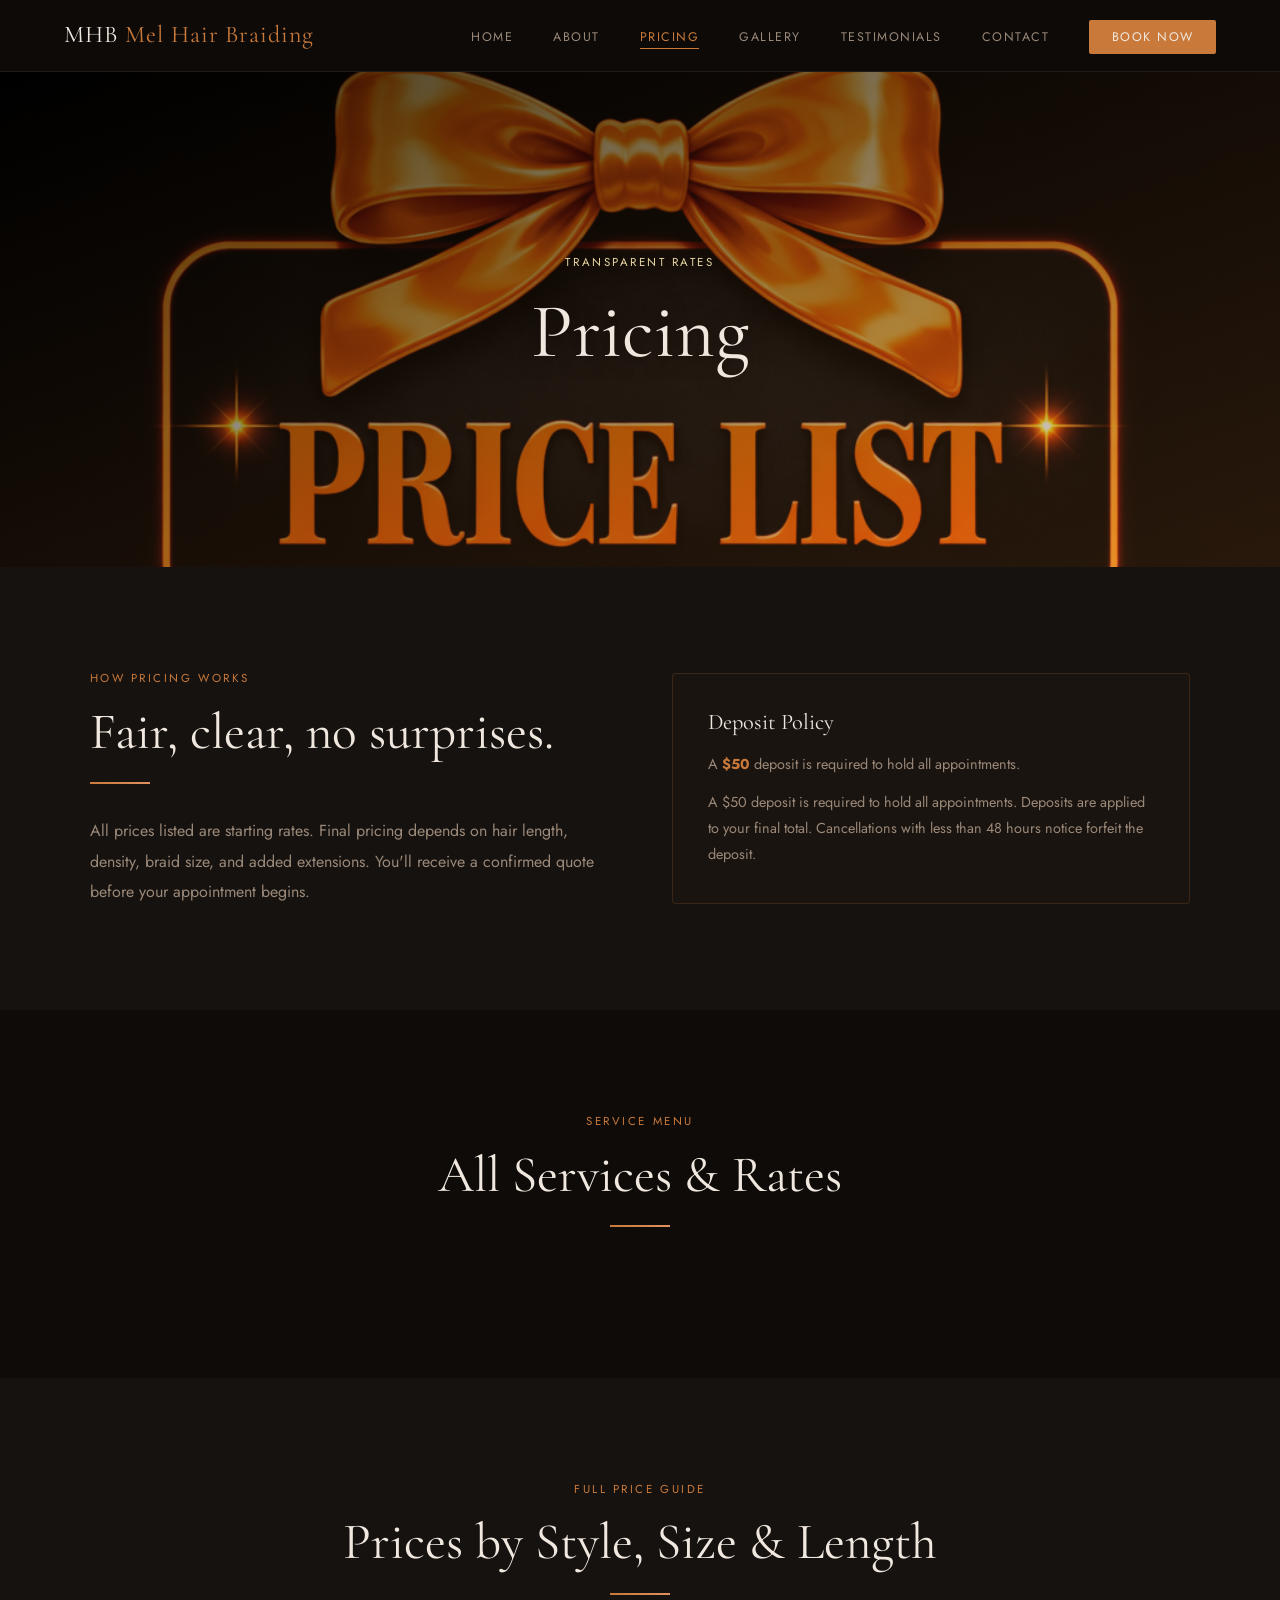
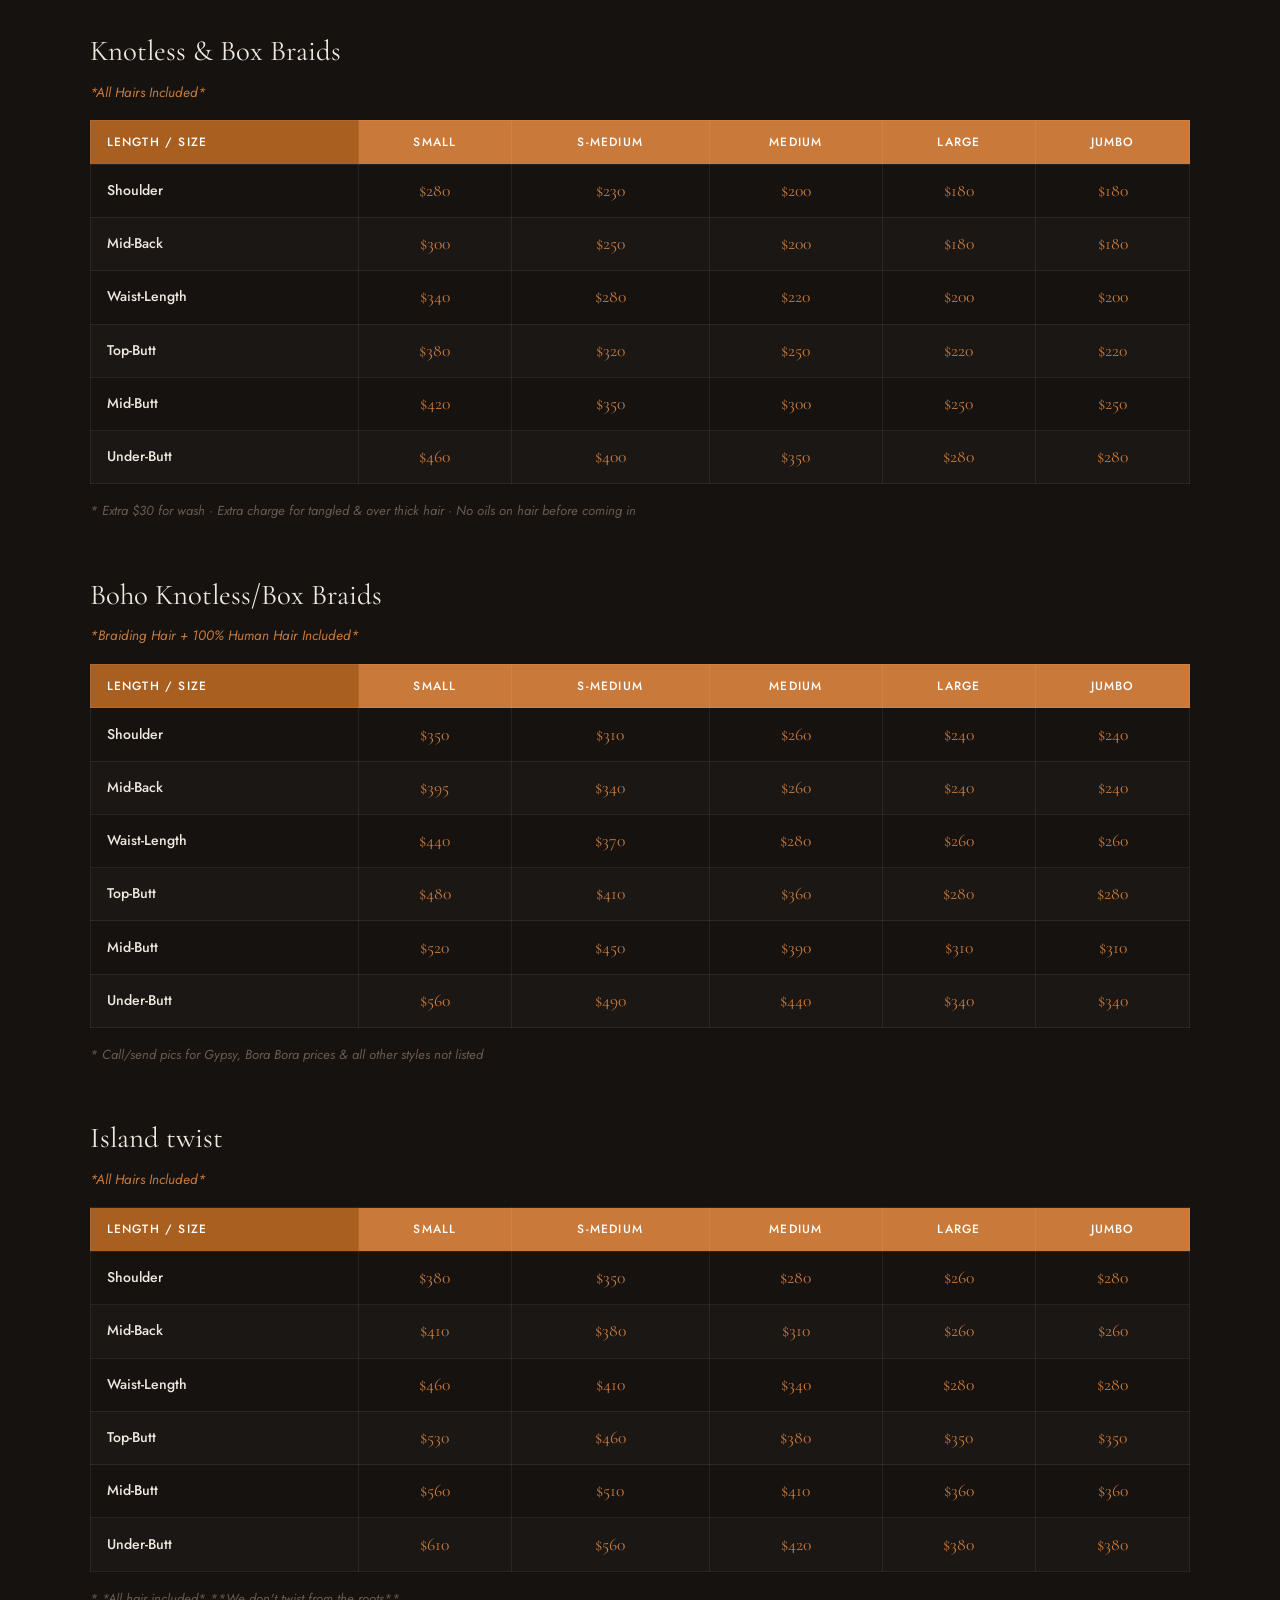
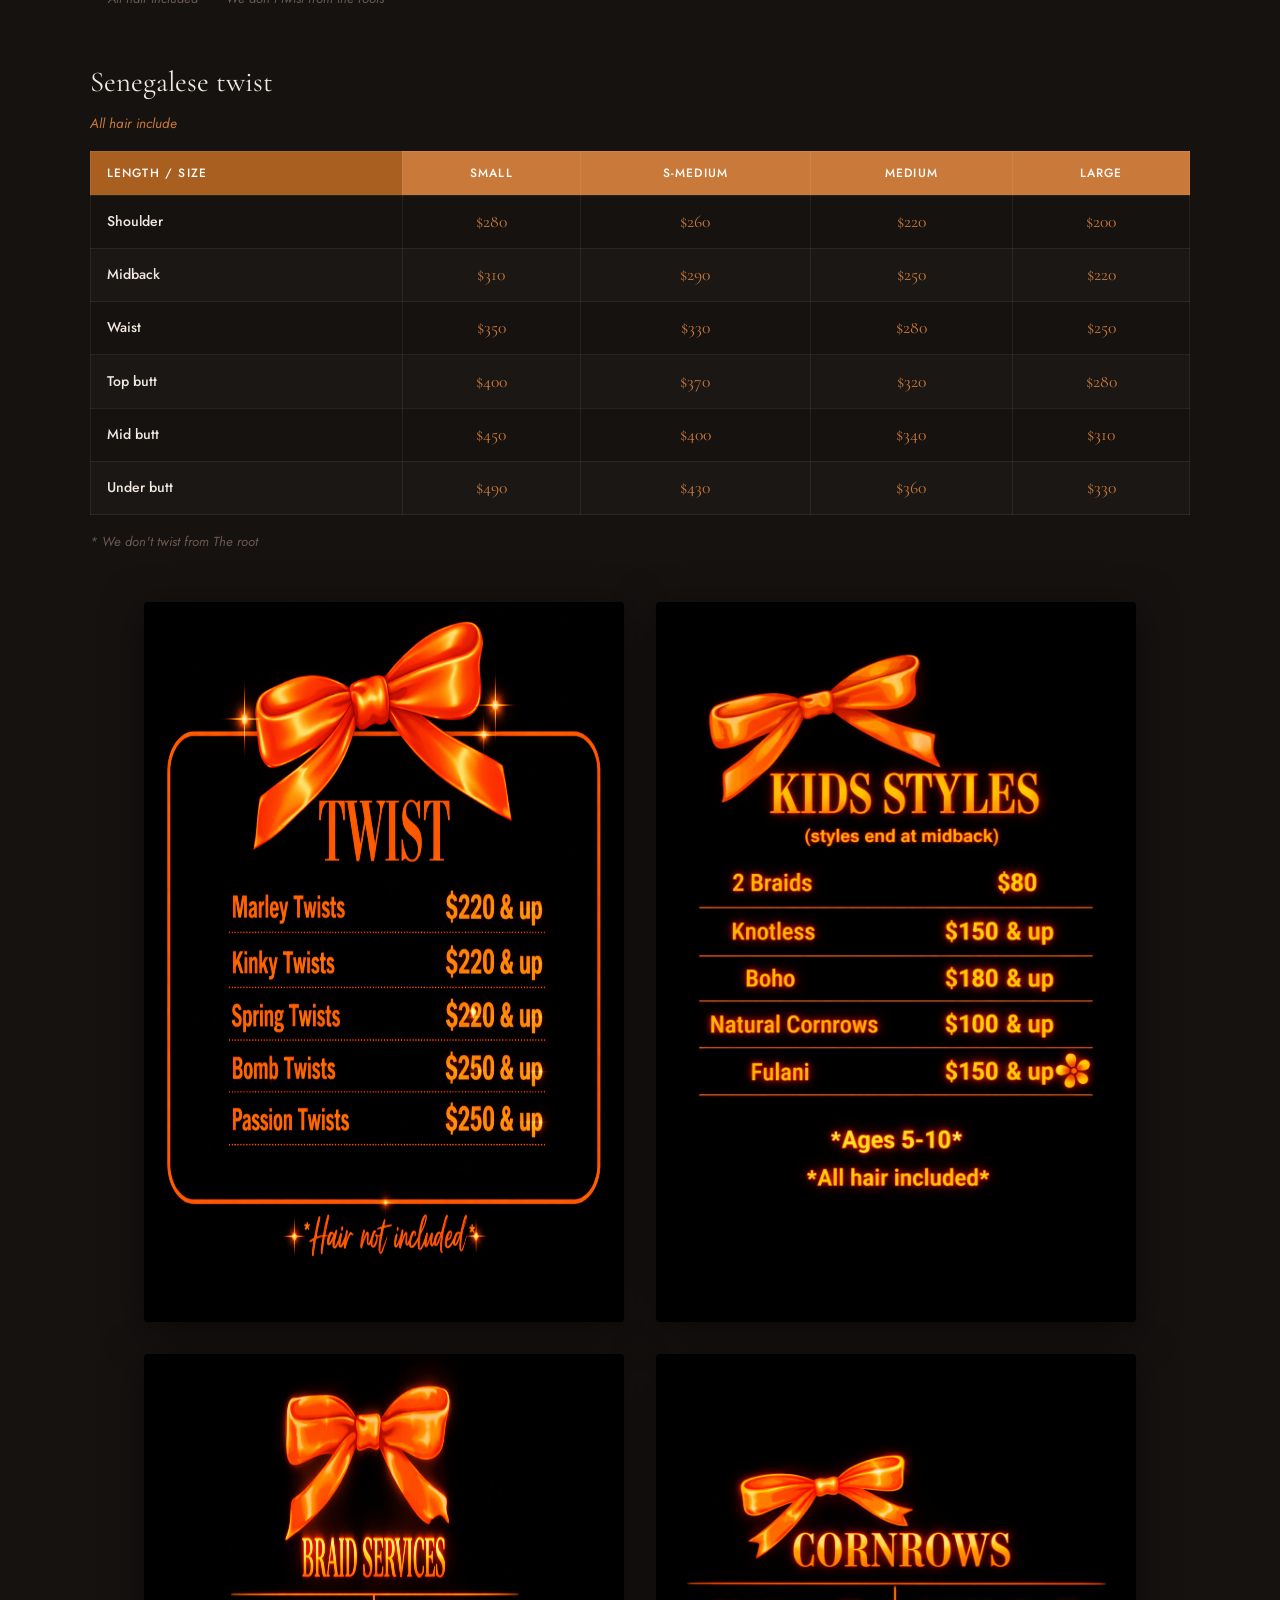
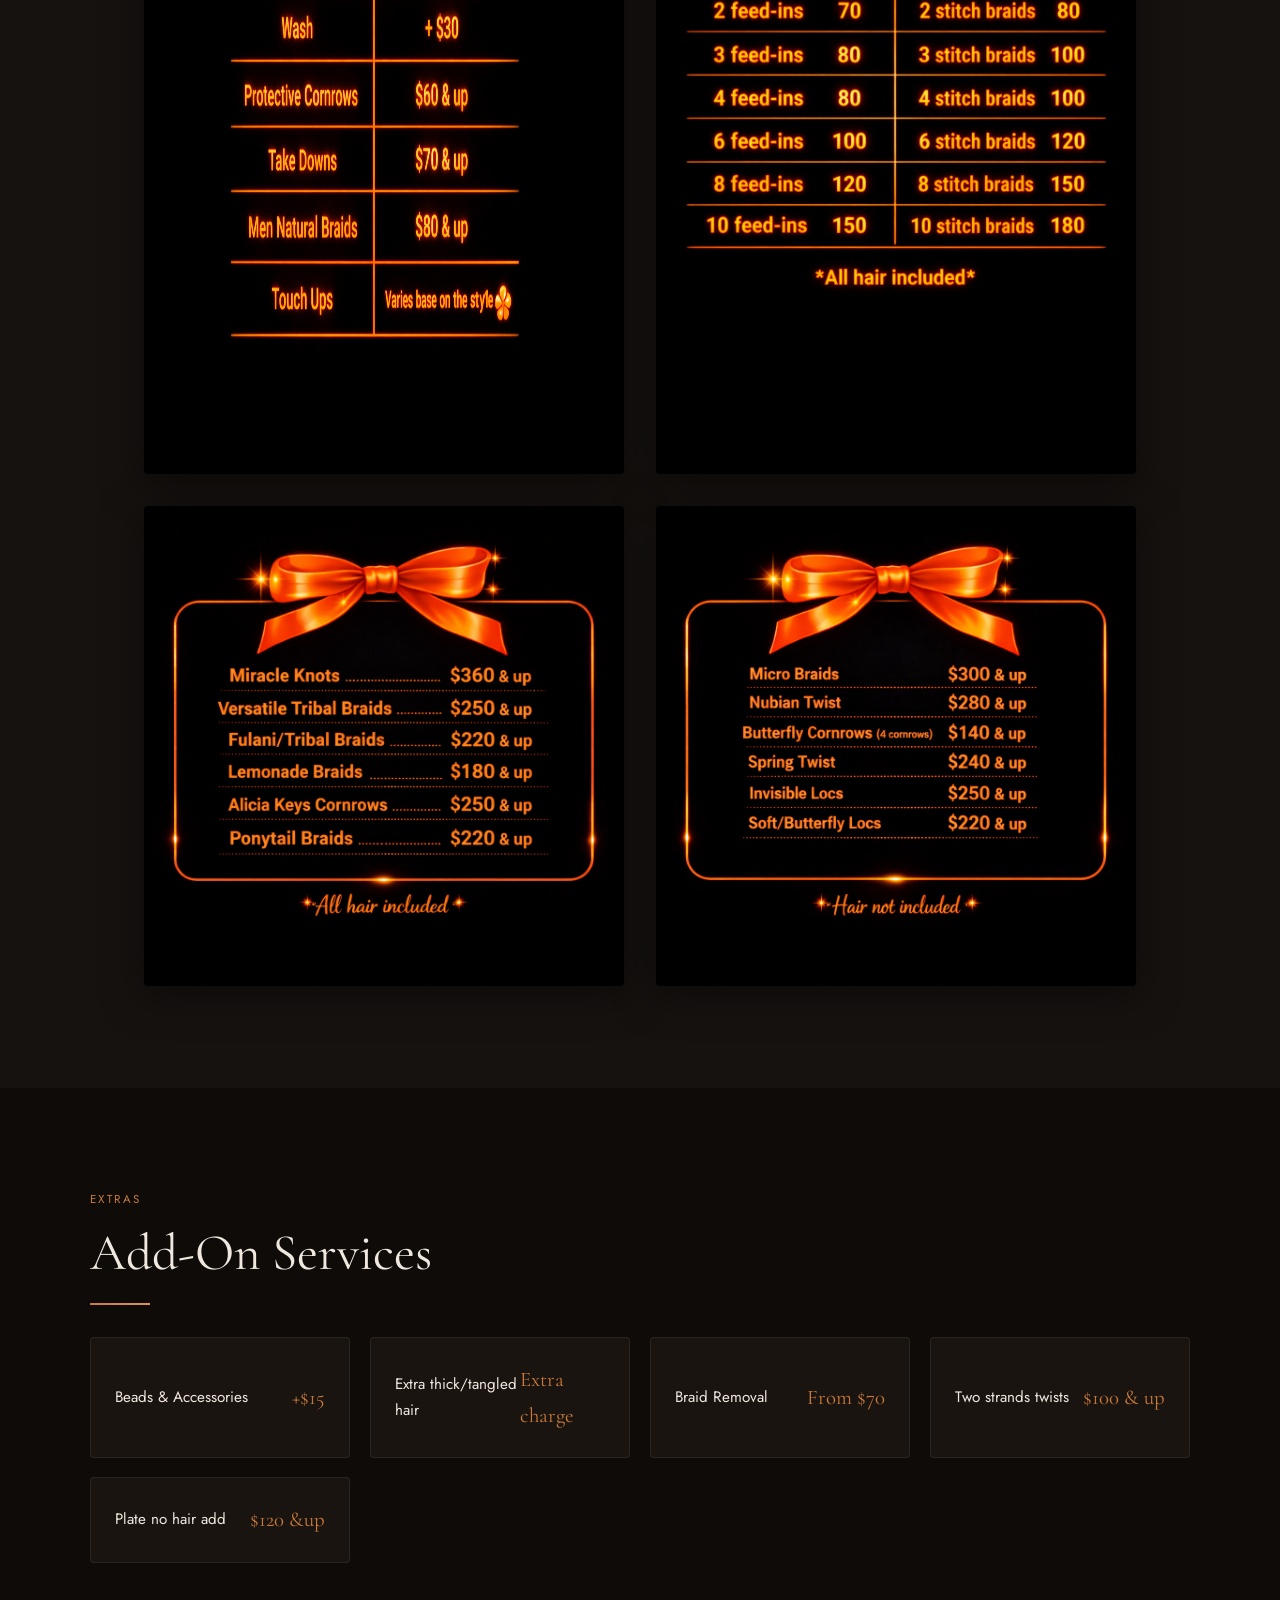
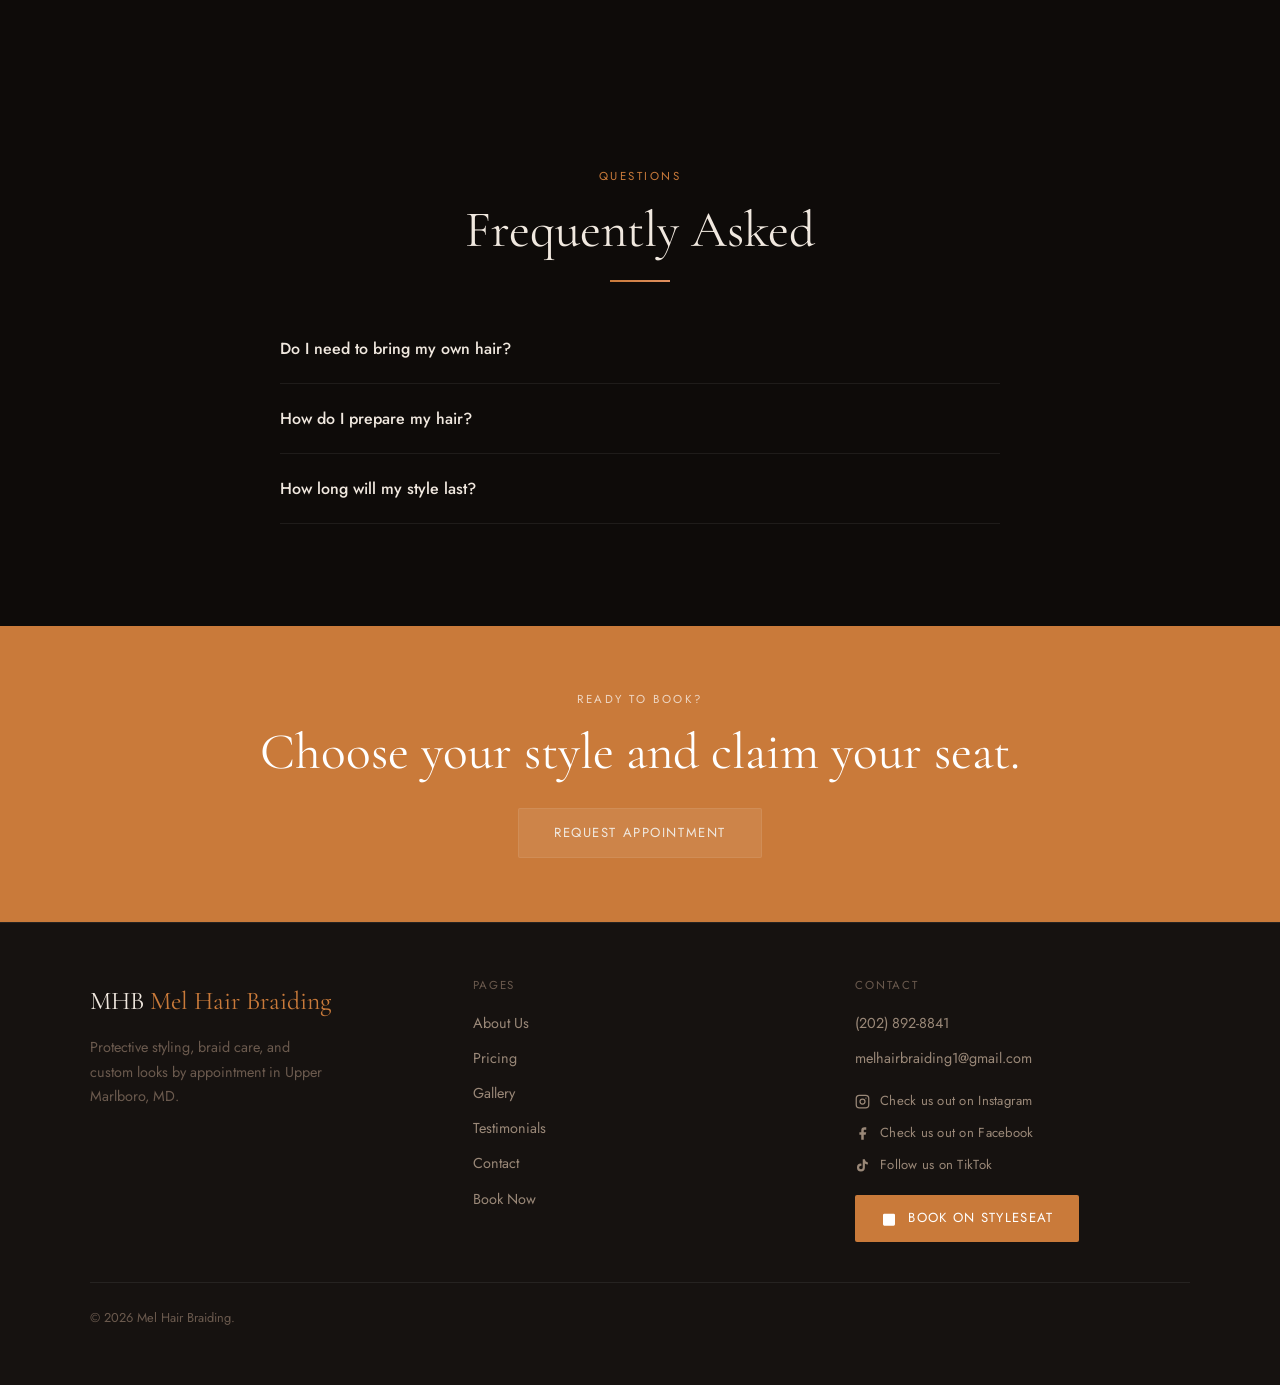
<file: pricing/index.html>
<!DOCTYPE html>
<html lang="en">
<head>
<!-- Google Tag Manager -->
<script>(function(w,d,s,l,i){w[l]=w[l]||[];w[l].push({'gtm.start':
new Date().getTime(),event:'gtm.js'});var f=d.getElementsByTagName(s)[0],
j=d.createElement(s),dl=l!='dataLayer'?'&l='+l:'';j.async=true;j.src=
'https://www.googletagmanager.com/gtm.js?id='+i+dl;f.parentNode.insertBefore(j,f);
})(window,document,'script','dataLayer','GTM-NCRCKGJ5');</script>
<!-- End Google Tag Manager -->
  <meta charset="UTF-8"/><meta name="viewport" content="width=device-width,initial-scale=1.0"/>
  <title>Braiding Prices | Mel Hair Braiding | Upper Marlboro, MD</title>
  <meta name="description" content="View pricing for knotless braids, box braids, cornrows, boho twists, loc care and more at Mel Hair Braiding in Upper Marlboro, MD."/>
  <meta name="robots" content="index, follow"/>
  <link rel="canonical" href="https://melhairbraiding.net/pricing/"/>
  <meta property="og:title" content="Braiding Prices | Mel Hair Braiding | Upper Marlboro, MD"/>
  <meta property="og:description" content="View pricing for knotless braids, box braids, cornrows, boho twists, loc care and more at Mel Hair Braiding in Upper Marlboro, MD."/>
  <meta property="og:url" content="https://melhairbraiding.net/pricing/"/>
  <link rel="stylesheet" href="../assets/css/global.css"/>
  <style>
    .pricing-intro{display:grid;grid-template-columns:1fr 1fr;gap:4rem;align-items:center}
    .pricing-grid{display:grid;grid-template-columns:repeat(auto-fit,minmax(300px,1fr));gap:2rem;margin-top:3rem}
    .price-card{background:var(--bg-card);border:1px solid var(--border-dim);border-radius:4px;overflow:hidden;transition:transform .3s,box-shadow .3s}
    .price-card:hover{transform:translateY(-6px);box-shadow:var(--shadow)}
    .price-card.featured{border-color:var(--clay)}
    .price-card-header{padding:2rem 2rem 1.5rem;border-bottom:1px solid var(--border-dim)}
    .price-card.featured .price-card-header{background:var(--clay)}
    .price-card.featured h3,.price-card.featured .price-tag{color:#fff}
    .price-eyebrow{font-size:.7rem;letter-spacing:.15em;text-transform:uppercase;color:var(--clay);margin-bottom:.4rem}
    .price-card.featured .price-eyebrow{color:rgba(255,255,255,.7)}
    .price-card h3{font-size:1.6rem;margin-bottom:.5rem;color:var(--text)}
    .price-tag{font-family:'Cormorant Garamond',serif;font-size:2.2rem;color:var(--clay)}
    .price-card-body{padding:1.8rem 2rem}
    .price-features{list-style:none}
    .price-features li{display:flex;gap:.8rem;align-items:flex-start;padding:.5rem 0;border-bottom:1px solid var(--border-dim);font-size:.9rem;color:var(--text-muted)}
    .price-features li::before{content:'✓';color:var(--clay);font-weight:600;flex-shrink:0}
    .price-duration{display:inline-block;margin-top:1.2rem;font-size:.78rem;letter-spacing:.1em;text-transform:uppercase;color:var(--text-dim);background:var(--bg-3);padding:.3rem .8rem;border-radius:2px}
    .add-ons{display:grid;grid-template-columns:repeat(auto-fit,minmax(220px,1fr));gap:1.2rem;margin-top:2rem}
    .add-on{background:var(--bg-card);border:1px solid var(--border-dim);border-radius:4px;padding:1.5rem;display:flex;justify-content:space-between;align-items:center}
    .add-on-name{font-size:.95rem;color:var(--text)}
    .add-on-price{font-family:'Cormorant Garamond',serif;font-size:1.3rem;color:var(--clay)}
    .faq-item{border-bottom:1px solid var(--border-dim);overflow:hidden}
    .faq-q{display:flex;justify-content:space-between;align-items:center;padding:1.3rem 0;cursor:pointer;font-size:1rem;font-weight:500;color:var(--text)}
    .faq-q svg{width:18px;height:18px;flex-shrink:0;transition:transform .3s;fill:var(--clay)}
    .faq-item.open .faq-q svg{transform:rotate(45deg)}
    .faq-a{max-height:0;overflow:hidden;transition:max-height .4s ease;font-size:.92rem;color:var(--text-muted);line-height:1.8}
    .faq-item.open .faq-a{max-height:200px;padding-bottom:1.2rem}
    @media(max-width:768px){.pricing-intro{grid-template-columns:1fr}}
    .price-table-wrap{margin-bottom:3rem}
    .price-table-title{font-family:'Cormorant Garamond',serif;font-size:1.8rem;color:var(--text);margin-bottom:.3rem}
    .price-table-sub{font-size:.85rem;color:var(--clay);margin-bottom:1rem;font-style:italic}
    .price-table-notes{font-size:.82rem;color:var(--text-dim);margin-top:1rem;font-style:italic}
    .price-tbl{width:100%;border-collapse:collapse;min-width:500px}
    .price-tbl th,.price-tbl td{padding:.7rem 1rem;text-align:center;border:1px solid var(--border-dim);font-size:.88rem}
    #priceMatrix th,#priceMatrix td{padding:.75rem 1rem;text-align:center;border:1px solid var(--border-dim);font-size:.88rem}
    #priceMatrix thead tr{background:var(--clay)}
    #priceMatrix thead th{color:#fff;font-family:'Jost',sans-serif;font-size:.75rem;letter-spacing:.1em;text-transform:uppercase;font-weight:500}
    #priceMatrix thead th:first-child{text-align:left}
    #priceMatrix tbody tr:nth-child(even){background:rgba(255,255,255,.02)}
    #priceMatrix tbody tr:hover{background:rgba(201,122,58,.06)}
    #priceMatrix tbody td:first-child{text-align:left;font-weight:500;color:var(--text);white-space:nowrap}
    #priceMatrix tbody td:not(:first-child){color:var(--clay);font-family:'Cormorant Garamond',serif;font-size:1.1rem}
    .price-tbl thead tr{background:var(--clay)}
    .price-tbl thead th{color:#fff;font-family:'Jost',sans-serif;font-size:.75rem;letter-spacing:.1em;text-transform:uppercase;font-weight:500}
    .price-tbl thead th:first-child{text-align:left}
    .price-tbl tbody tr:nth-child(even){background:rgba(255,255,255,.02)}
    .price-tbl tbody tr:hover{background:rgba(201,122,58,.06)}
    .price-tbl tbody td:first-child{text-align:left;font-weight:500;color:var(--text);white-space:nowrap}
    .price-tbl tbody td:not(:first-child){color:var(--clay);font-family:'Cormorant Garamond',serif;font-size:1.1rem}
  </style>
</head>
<body>
<!-- Google Tag Manager (noscript) -->
<noscript><iframe src="https://www.googletagmanager.com/ns.html?id=GTM-NCRCKGJ5"
height="0" width="0" style="display:none;visibility:hidden"></iframe></noscript>
<!-- End Google Tag Manager (noscript) -->
<nav class="nav">
  <a href="../index.html" class="nav-logo">MHB <span>Mel Hair Braiding</span></a>
  <ul class="nav-links">
    <li><a href="../index.html">Home</a></li><li><a href="../about/index.html">About</a></li>
    <li><a href="index.html" class="active">Pricing</a></li><li><a href="../gallery/index.html">Gallery</a></li>
    <li><a href="../testimonials/index.html">Testimonials</a></li><li><a href="../contact/index.html">Contact</a></li>
    <li><a href="../book/index.html" class="nav-cta">Book Now</a></li>
  </ul>
  <div class="nav-hamburger"><span></span><span></span><span></span></div>
</nav>
<div class="page-hero">
  <div class="page-hero-bg" id="pricingHeroBg" style="background-image:url('https://images.unsplash.com/photo-1762767527280-6767cadbf6bd?auto=format&fit=crop&w=1600&q=80');"></div>
  <div class="page-hero-overlay"></div>
  <div class="page-hero-content"><span class="eyebrow">Transparent Rates</span><h1>Pricing</h1></div>
</div>
<section class="section" style="background:var(--bg-2)">
  <div class="section-inner">
    <div class="pricing-intro">
      <div class="reveal"><span class="eyebrow">How Pricing Works</span><h2 class="section-heading">Fair, clear, no surprises.</h2><div class="divider"></div><p style="color:var(--text-muted);line-height:1.9">All prices listed are starting rates. Final pricing depends on hair length, density, braid size, and added extensions. You'll receive a confirmed quote before your appointment begins.</p></div>
      <div class="reveal reveal-delay-2"><div class="card" style="border-color:var(--border)">
        <h3 style="font-size:1.4rem;margin-bottom:1rem;color:var(--text)">Deposit Policy</h3>
        <p style="color:var(--text-muted);font-size:.9rem;line-height:1.8;margin-bottom:.8rem">A <strong style="color:var(--clay)" id="depositAmt">$50</strong> deposit is required to hold all appointments.</p>
        <p style="color:var(--text-muted);font-size:.9rem;line-height:1.8" id="cancellationText"></p>
      </div></div>
    </div>
  </div>
</section>
<section class="section" style="background:var(--bg)">
  <div class="section-inner">
    <div class="reveal" style="text-align:center"><span class="eyebrow">Service Menu</span><h2 class="section-heading">All Services & Rates</h2><div class="divider center"></div></div>
    <div class="pricing-grid" id="pricingGrid"></div>
  </div>
</section>
<section class="section" style="background:var(--bg-2)">
  <div class="section-inner">
    <div class="reveal" style="text-align:center">
      <span class="eyebrow">Full Price Guide</span>
      <h2 class="section-heading">Prices by Style, Size &amp; Length</h2>
      <div class="divider center"></div>
    </div>
    <div id="allPriceTables"></div>
    <div id="priceListImages" style="margin-top:3rem;display:flex;flex-wrap:wrap;gap:2rem;justify-content:center"></div>
  </div>
</section>
<section class="section" style="background:var(--bg)">
  <div class="section-inner">
    <div class="reveal"><span class="eyebrow">Extras</span><h2 class="section-heading">Add-On Services</h2><div class="divider"></div></div>
    <div class="add-ons" id="addonsGrid"></div>
  </div>
</section>
<section class="section" style="background:var(--bg)">
  <div class="section-inner">
    <div class="reveal" style="text-align:center"><span class="eyebrow">Questions</span><h2 class="section-heading">Frequently Asked</h2><div class="divider center"></div></div>
    <div style="max-width:720px;margin:2rem auto 0">
      <div class="faq-item"><div class="faq-q">Do I need to bring my own hair?<svg viewBox="0 0 24 24"><path d="M12 5v14M5 12h14"/></svg></div><p class="faq-a">You can bring your own braiding hair or purchase it through us at cost. Just let us know your preference when booking.</p></div>
      <div class="faq-item"><div class="faq-q">How do I prepare my hair?<svg viewBox="0 0 24 24"><path d="M12 5v14M5 12h14"/></svg></div><p class="faq-a">Arrive with hair washed, detangled, and stretched. No heavy oils or gels. If you need prep services, add it on when booking.</p></div>
      <div class="faq-item"><div class="faq-q">How long will my style last?<svg viewBox="0 0 24 24"><path d="M12 5v14M5 12h14"/></svg></div><p class="faq-a">Most styles last 4–8 weeks with proper care. We'll send aftercare instructions after your appointment.</p></div>
    </div>
  </div>
</section>
<div style="background:var(--clay);text-align:center;padding:4rem 2rem">
  <span class="eyebrow" style="color:rgba(255,255,255,.7)">Ready to book?</span>
  <h2 style="color:#fff;margin:.5rem 0 1.5rem">Choose your style and claim your seat.</h2>
  <a href="../book/index.html" class="btn btn-light">Request Appointment</a>
</div>
<footer class="footer">
  <div class="footer-inner">
    <div><div class="footer-logo">MHB <span>Mel Hair Braiding</span></div><p class="footer-tagline" style="font-size:.9rem;color:var(--text-dim);max-width:240px;line-height:1.7;margin-top:.5rem"></p></div>
    <div><h4>Pages</h4><ul class="footer-links"><li><a href="../about/index.html">About Us</a></li><li><a href="index.html">Pricing</a></li><li><a href="../gallery/index.html">Gallery</a></li><li><a href="../testimonials/index.html">Testimonials</a></li><li><a href="../contact/index.html">Contact</a></li><li><a href="../book/index.html">Book Now</a></li></ul></div>
    <div class="footer-contact-col">
      <h4>Contact</h4>
      <ul class="footer-links" id="footerContact"></ul>
      <div class="social-cta-links" style="margin-top:1.2rem"></div>
    </div>
  </div>
  <div class="footer-bottom"><span id="footerCopy"></span></div>
</footer>
<script src="../assets/js/global.js"></script>
<script>
(async () => {
  const [data, brand] = await Promise.all([
    fetch('../content/pricing.json').then(r=>r.json()).catch(()=>({services:[],addons:[]})),
    fetch('../content/branding.json').then(r=>r.json()).catch(()=>({}))
  ]);
  document.getElementById('footerCopy').textContent = `© ${new Date().getFullYear()} ${brand.siteName||'Mel Hair Braiding'}.`;
  document.querySelector('.footer-tagline').textContent = brand.footerTagline||'';
  document.getElementById('footerContact').innerHTML = `<li><a href="${brand.phoneHref||''}">${brand.phone||''}</a></li><li><a href="mailto:${brand.email||''}">${brand.email||''}</a></li>`;
  if (data.heroImage) document.getElementById('pricingHeroBg').style.backgroundImage = `url('${data.heroImage}')`;
  if (data.depositAmount) document.getElementById('depositAmt').textContent = data.depositAmount;
  if (data.cancellationPolicy) document.getElementById('cancellationText').textContent = data.cancellationPolicy;
  const pg = document.getElementById('pricingGrid');
  (data.services||[]).forEach((s,i) => {
    pg.innerHTML += `<div class="price-card${s.featured?' featured':''} reveal reveal-delay-${(i%3)+1}">
      <div class="price-card-header"><div class="price-eyebrow">${s.tagline||''}</div><h3>${s.name}</h3><div class="price-tag">${s.price} <span style="font-size:.9rem;color:var(--text-muted);font-family:'Jost',sans-serif">and up</span></div></div>
      <div class="price-card-body">
        <ul class="price-features">${(s.features||[]).map(f=>`<li>${f}</li>`).join('')}</ul>
        <span class="price-duration">⏱ ${s.duration}</span><br/>
        <a href="../book/index.html" class="btn ${s.featured?'btn-primary':'btn-outline'}" style="margin-top:1.2rem;width:100%;text-align:center">Book This Style</a>
      </div></div>`;
  });
  const ag = document.getElementById('addonsGrid');
  (data.addons||[]).forEach(a => {
    ag.innerHTML += `<div class="add-on reveal"><span class="add-on-name">${a.name}</span><span class="add-on-price">${a.price}</span></div>`;
  });
  document.querySelectorAll('.faq-q').forEach(q => q.addEventListener('click', () => q.parentElement.classList.toggle('open')));
  const tablesEl = document.getElementById('allPriceTables');
  (data.priceTables||[]).forEach((tbl,ti) => {
    const wrap = document.createElement('div');
    wrap.className = 'price-table-wrap reveal';
    wrap.innerHTML = `
      <div class="price-table-title">${tbl.title||''}</div>
      ${tbl.subtitle ? `<div class="price-table-sub">${tbl.subtitle}</div>` : ''}
      <div style="overflow-x:auto">
        <table class="price-tbl">
          <thead><tr>
            <th style="text-align:left;background:var(--clay-dark)">Length / Size</th>
            ${(tbl.sizes||[]).map(s=>`<th>${s}</th>`).join('')}
          </tr></thead>
          <tbody>
            ${(tbl.rows||[]).map(row=>
              `<tr><td>${row.length}</td>${(row.prices||[]).map(p=>`<td>$${p}</td>`).join('')}</tr>`
            ).join('')}
          </tbody>
        </table>
      </div>
      ${tbl.notes ? `<div class="price-table-notes">* ${tbl.notes}</div>` : ''}`;
    tablesEl.appendChild(wrap);
    observer.observe(wrap);
  });
  const imgsEl = document.getElementById('priceListImages');
  (data.priceListImages||[]).forEach(item => {
    const src = typeof item === 'string' ? item : item.image;
    if (!src) return;
    imgsEl.innerHTML += `<img src="${src}" alt="Price list" style="max-width:480px;width:100%;border-radius:4px;box-shadow:var(--shadow)"/>`;
  });
  document.querySelectorAll('.reveal').forEach(el => observer.observe(el));
})();
</script>
</body></html>
</file>
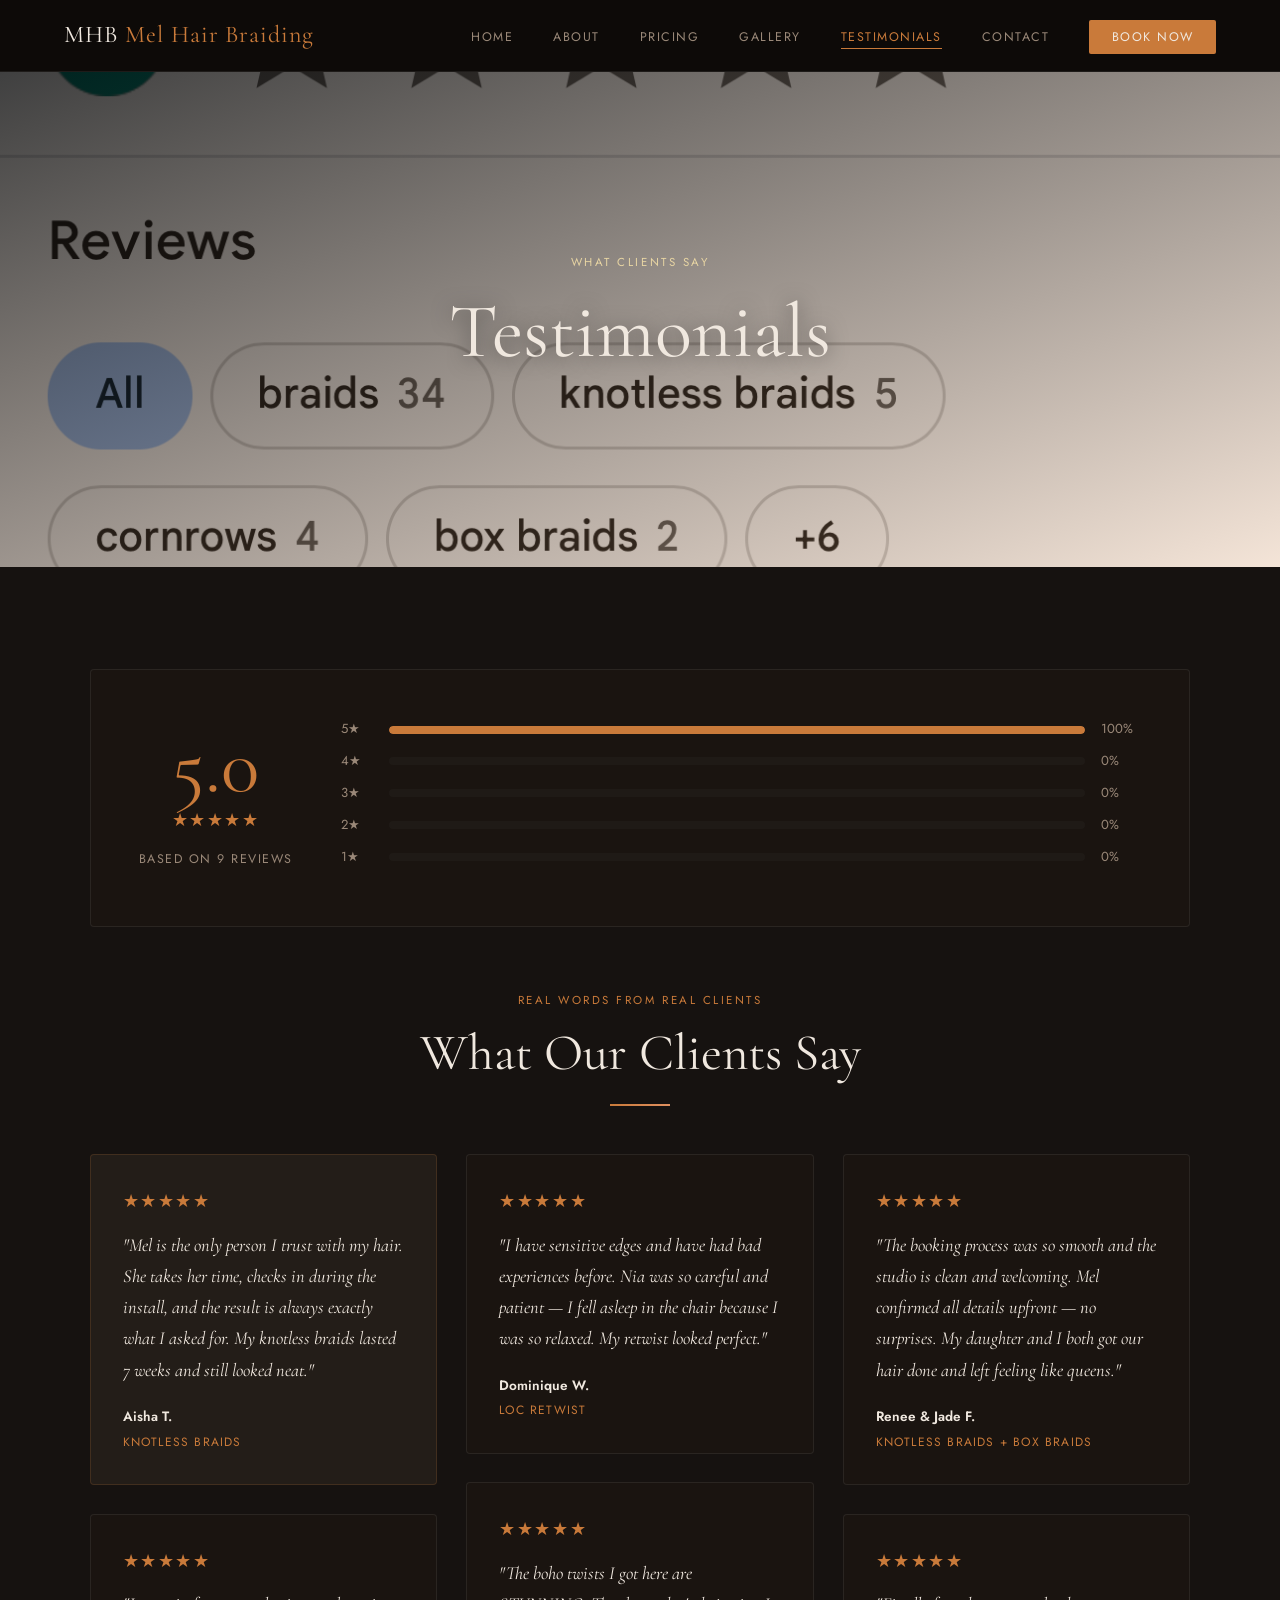
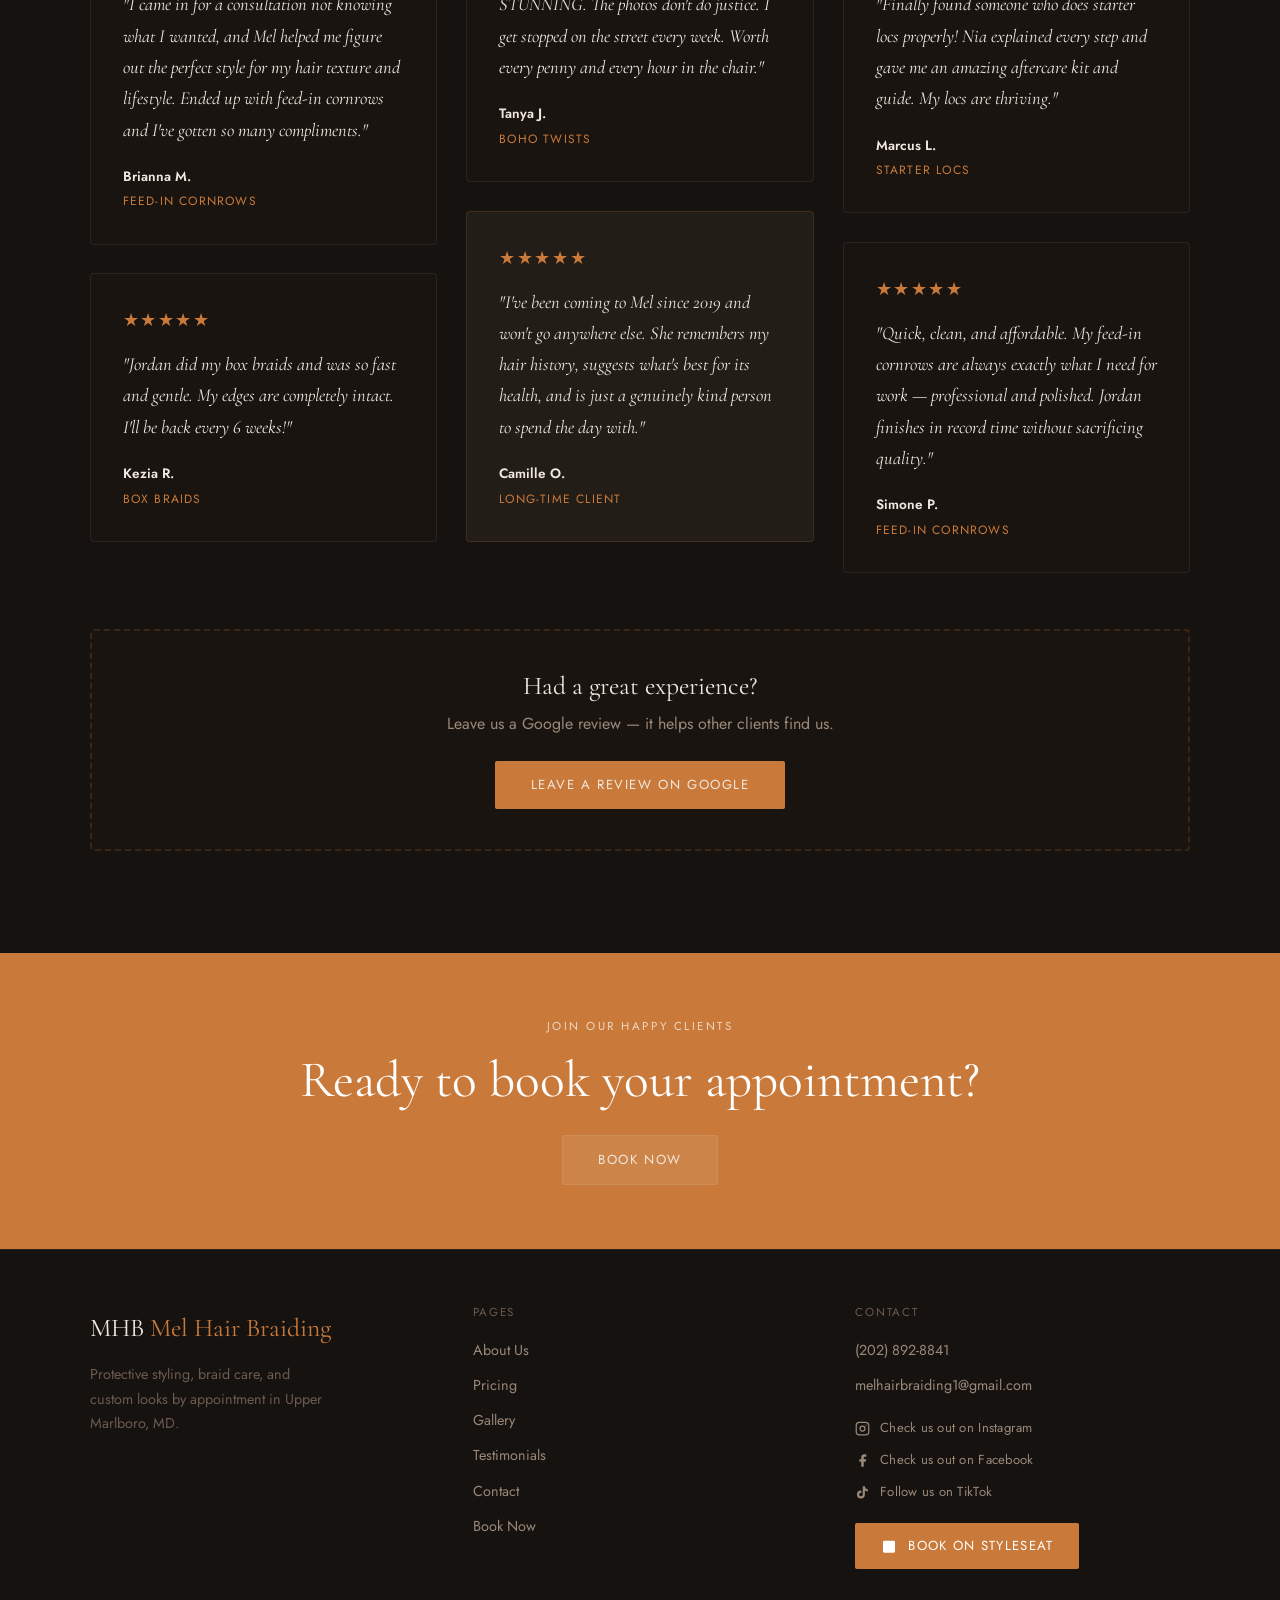
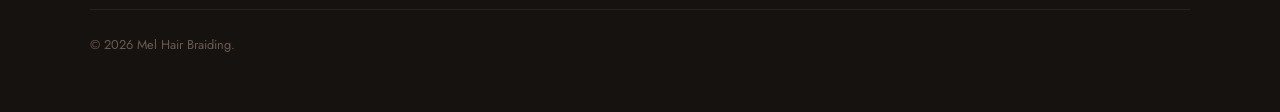
<file: testimonials/index.html>
<!DOCTYPE html>
<html lang="en">
<head>
<!-- Google Tag Manager -->
<script>(function(w,d,s,l,i){w[l]=w[l]||[];w[l].push({'gtm.start':
new Date().getTime(),event:'gtm.js'});var f=d.getElementsByTagName(s)[0],
j=d.createElement(s),dl=l!='dataLayer'?'&l='+l:'';j.async=true;j.src=
'https://www.googletagmanager.com/gtm.js?id='+i+dl;f.parentNode.insertBefore(j,f);
})(window,document,'script','dataLayer','GTM-NCRCKGJ5');</script>
<!-- End Google Tag Manager -->
  <meta charset="UTF-8"/><meta name="viewport" content="width=device-width,initial-scale=1.0"/>
  <title>Client Reviews | Mel Hair Braiding | Upper Marlboro, MD</title>
  <meta name="description" content="Read what clients say about Mel Hair Braiding. 5-star reviews for knotless braids, box braids, loc care, and more in Upper Marlboro, MD."/>
  <meta name="robots" content="index, follow"/>
  <link rel="canonical" href="https://melhairbraiding.net/testimonials/"/>
  <meta property="og:title" content="Client Reviews | Mel Hair Braiding | Upper Marlboro, MD"/>
  <meta property="og:description" content="Read what clients say about Mel Hair Braiding. 5-star reviews for knotless braids, box braids, loc care, and more in Upper Marlboro, MD."/>
  <meta property="og:url" content="https://melhairbraiding.net/testimonials/"/>
  <link rel="stylesheet" href="../assets/css/global.css"/>
  <style>
    .testimonials-masonry{columns:3;column-gap:1.8rem;margin-top:3rem}
    .testimonial-card{break-inside:avoid;border:1px solid var(--border-dim);border-radius:4px;padding:2rem;margin-bottom:1.8rem;transition:transform .3s,box-shadow .3s;background:var(--bg-card)}
    .testimonial-card:hover{transform:translateY(-4px);box-shadow:var(--shadow)}
    .testimonial-card.featured{background:var(--surface);border-color:var(--border)}
    .stars{color:var(--clay);font-size:1.1rem;letter-spacing:.1rem;margin-bottom:.8rem}
    blockquote{font-family:'Cormorant Garamond',serif;font-size:1.15rem;font-style:italic;color:var(--text);line-height:1.7;margin-bottom:1.2rem}
    .t-author{font-size:.85rem;font-weight:600;color:var(--text)}
    .t-service{font-size:.75rem;letter-spacing:.1em;text-transform:uppercase;color:var(--clay);margin-top:.2rem}
    .rating-summary{display:grid;grid-template-columns:auto 1fr;gap:3rem;align-items:center;background:var(--bg-card);border:1px solid var(--border-dim);border-radius:4px;padding:3rem;margin-bottom:4rem}
    .rating-num{font-family:'Cormorant Garamond',serif;font-size:5rem;color:var(--clay);line-height:1}
    .rating-label{font-size:.78rem;letter-spacing:.12em;text-transform:uppercase;color:var(--text-muted)}
    .rating-row{display:flex;align-items:center;gap:1rem;margin-bottom:.6rem}
    .rating-row span{font-size:.82rem;color:var(--text-muted);min-width:2rem}
    .rating-bar-bg{flex:1;height:8px;background:var(--bg-3);border-radius:4px;overflow:hidden}
    .rating-bar-fill{height:100%;background:var(--clay);border-radius:4px}
    .empty-state{text-align:center;padding:4rem;color:var(--text-dim)}
    @media(max-width:900px){.testimonials-masonry{columns:2}.rating-summary{grid-template-columns:1fr}}
    @media(max-width:600px){.testimonials-masonry{columns:1}}
  </style>
</head>
<body>
<!-- Google Tag Manager (noscript) -->
<noscript><iframe src="https://www.googletagmanager.com/ns.html?id=GTM-NCRCKGJ5"
height="0" width="0" style="display:none;visibility:hidden"></iframe></noscript>
<!-- End Google Tag Manager (noscript) -->
<nav class="nav">
  <a href="../index.html" class="nav-logo">MHB <span>Mel Hair Braiding</span></a>
  <ul class="nav-links">
    <li><a href="../index.html">Home</a></li><li><a href="../about/index.html">About</a></li>
    <li><a href="../pricing/index.html">Pricing</a></li><li><a href="../gallery/index.html">Gallery</a></li>
    <li><a href="index.html" class="active">Testimonials</a></li><li><a href="../contact/index.html">Contact</a></li>
    <li><a href="../book/index.html" class="nav-cta">Book Now</a></li>
  </ul>
  <div class="nav-hamburger"><span></span><span></span><span></span></div>
</nav>
<div class="page-hero">
  <div class="page-hero-bg" id="testimonialsHeroBg" style="background-image:url('https://images.unsplash.com/photo-1622286342621-4bd786c2447c?auto=format&fit=crop&w=1600&q=80');"></div>
  <div class="page-hero-overlay"></div>
  <div class="page-hero-content"><span class="eyebrow">What Clients Say</span><h1>Testimonials</h1></div>
</div>
<section class="section" style="background:var(--bg-2)">
  <div class="section-inner">
    <div class="reveal">
      <div class="rating-summary" id="ratingSummary">
        <div style="text-align:center"><div class="rating-num" id="avgRating">5.0</div><div class="stars">★★★★★</div><div class="rating-label" id="reviewCount">Loading reviews...</div></div>
        <div id="ratingBars"></div>
      </div>
    </div>
    <div class="reveal" style="text-align:center"><span class="eyebrow">Real Words from Real Clients</span><h2 class="section-heading">What Our Clients Say</h2><div class="divider center"></div></div>
    <div class="testimonials-masonry" id="testimonialsGrid"><div class="empty-state">Loading testimonials...</div></div>
    <div style="background:var(--bg-card);border:2px dashed var(--border);border-radius:4px;padding:2.5rem;text-align:center;margin-top:3rem">
      <h3 style="font-size:1.6rem;margin-bottom:.5rem">Had a great experience?</h3>
      <p style="color:var(--text-muted);margin-bottom:1.5rem">Leave us a Google review — it helps other clients find us.</p>
      <a href="https://g.page/r/CRS_54y1w9ZfEBM/review" target="_blank" rel="noopener" class="btn btn-primary">Leave a Review on Google</a>
    </div>
  </div>
</section>
<div style="background:var(--clay);text-align:center;padding:4rem 2rem">
  <span class="eyebrow" style="color:rgba(255,255,255,.7)">Join our happy clients</span>
  <h2 style="color:#fff;margin:.5rem 0 1.5rem">Ready to book your appointment?</h2>
  <a href="../book/index.html" class="btn btn-light">Book Now</a>
</div>
<footer class="footer">
  <div class="footer-inner">
    <div><div class="footer-logo">MHB <span>Mel Hair Braiding</span></div><p class="footer-tagline" style="font-size:.9rem;color:var(--text-dim);max-width:240px;line-height:1.7;margin-top:.5rem"></p></div>
    <div><h4>Pages</h4><ul class="footer-links"><li><a href="../about/index.html">About Us</a></li><li><a href="../pricing/index.html">Pricing</a></li><li><a href="../gallery/index.html">Gallery</a></li><li><a href="index.html">Testimonials</a></li><li><a href="../contact/index.html">Contact</a></li><li><a href="../book/index.html">Book Now</a></li></ul></div>
    <div class="footer-contact-col">
      <h4>Contact</h4>
      <ul class="footer-links" id="footerContact"></ul>
      <div class="social-cta-links" style="margin-top:1.2rem"></div>
    </div>
  </div>
  <div class="footer-bottom"><span id="footerCopy"></span></div>
</footer>
<script src="../assets/js/global.js"></script>
<script>
(async () => {
  const [data, brand] = await Promise.all([
    fetch('../content/testimonials.json').then(r=>r.json()).catch(()=>({items:[]})),
    fetch('../content/branding.json').then(r=>r.json()).catch(()=>({}))
  ]);
  document.getElementById('footerCopy').textContent = `© ${new Date().getFullYear()} ${brand.siteName||'Mel Hair Braiding'}.`;
  document.querySelector('.footer-tagline').textContent = brand.footerTagline||'';
  document.getElementById('footerContact').innerHTML = `<li><a href="${brand.phoneHref||''}">${brand.phone||''}</a></li><li><a href="mailto:${brand.email||''}">${brand.email||''}</a></li>`;
  if (data.heroImage) document.getElementById('testimonialsHeroBg').style.backgroundImage = "url('"+data.heroImage+"')";
  const items = data.items||[];
  if (!items.length) { document.getElementById('testimonialsGrid').innerHTML = '<div class="empty-state">No testimonials yet — add them in the admin panel.</div>'; return; }
  const avg = (items.reduce((s,i)=>s+(i.rating||5),0)/items.length).toFixed(1);
  document.getElementById('avgRating').textContent = avg;
  document.getElementById('reviewCount').textContent = `Based on ${items.length} reviews`;
  const counts = [5,4,3,2,1].map(r => ({ r, c: items.filter(i=>(i.rating||5)===r).length }));
  document.getElementById('ratingBars').innerHTML = counts.map(({r,c}) =>
    `<div class="rating-row"><span>${r}★</span><div class="rating-bar-bg"><div class="rating-bar-fill" style="width:${Math.round(c/items.length*100)}%"></div></div><span style="min-width:2.5rem">${Math.round(c/items.length*100)}%</span></div>`
  ).join('');
  const grid = document.getElementById('testimonialsGrid');
  grid.innerHTML = items.map(t => `
    <div class="testimonial-card${t.featured?' featured':''}">
      <div class="stars">${'★'.repeat(t.rating||5)}${'☆'.repeat(5-(t.rating||5))}</div>
      <blockquote>"${t.quote}"</blockquote>
      <div class="t-author">${t.author}</div>
      <div class="t-service">${t.service}</div>
    </div>`).join('');
})();
</script>
</body></html>
</file>
<file: assets/css/global.css>
/* ============================================================
   MEL HAIR BRAIDING — Global Styles
   Dark Luxury Theme
   ============================================================ */

@import url('https://fonts.googleapis.com/css2?family=Cormorant+Garamond:ital,wght@0,300;0,400;0,600;1,300;1,400&family=Jost:wght@300;400;500;600&display=swap');

:root {
  /* Dark theme palette */
  --clay:        #c97a3a;
  --clay-dark:   #a85f20;
  --clay-light:  #e09060;
  --bg:          #0e0b09;
  --bg-2:        #161210;
  --bg-3:        #1f1a16;
  --bg-card:     #1a1410;
  --surface:     #231d18;
  --gold:        #c9a96e;
  --gold-light:  #e8d5a3;
  --text:        #f0e8df;
  --text-muted:  #9a8878;
  --text-dim:    #6b5a4e;
  --border:      rgba(201,121,58,0.18);
  --border-dim:  rgba(255,255,255,0.07);
  --shadow:      0 8px 40px rgba(0,0,0,0.5);
  --nav-h:       72px;
}

*, *::before, *::after { box-sizing: border-box; margin: 0; padding: 0; }
html { scroll-behavior: smooth; font-size: 16px; }

body {
  font-family: 'Jost', sans-serif;
  background: var(--bg);
  color: var(--text);
  line-height: 1.7;
  overflow-x: hidden;
}

h1,h2,h3,h4 { font-family:'Cormorant Garamond',serif; line-height:1.2; font-weight:400; }
h1 { font-size:clamp(2.8rem,6vw,5.5rem); }
h2 { font-size:clamp(2rem,4vw,3.5rem); }
h3 { font-size:clamp(1.4rem,2.5vw,2rem); }
a { color:inherit; text-decoration:none; }
img { display:block; max-width:100%; }

/* ── NAV ── */
.nav {
  position:fixed; top:0; left:0; right:0; z-index:100;
  height:var(--nav-h);
  display:flex; align-items:center; justify-content:space-between;
  padding:0 clamp(1.5rem,5vw,4rem);
  background:rgba(14,11,9,0.92);
  backdrop-filter:blur(16px);
  border-bottom:1px solid var(--border-dim);
  transition:box-shadow .3s;
}
.nav.scrolled { box-shadow:0 4px 30px rgba(0,0,0,.6); border-bottom-color:var(--border); }

.nav-logo { font-family:'Cormorant Garamond',serif; font-size:1.5rem; letter-spacing:.04em; color:var(--text); }
.nav-logo span { color:var(--clay); }

.nav-links { display:flex; gap:2.5rem; list-style:none; }
.nav-links a { font-size:.78rem; letter-spacing:.12em; text-transform:uppercase; color:var(--text-muted); transition:color .2s; position:relative; }
.nav-links a::after { content:''; position:absolute; bottom:-3px; left:0; right:0; height:1px; background:var(--clay); transform:scaleX(0); transform-origin:left; transition:transform .3s; }
.nav-links a:hover, .nav-links a.active { color:var(--clay); }
.nav-links a:hover::after, .nav-links a.active::after { transform:scaleX(1); }

.nav-cta { background:var(--clay) !important; color:var(--text) !important; padding:.5rem 1.4rem; border-radius:2px; letter-spacing:.1em; font-size:.78rem; transition:background .2s !important; }
.nav-cta:hover { background:var(--clay-dark) !important; }
.nav-cta::after { display:none !important; }

.nav-hamburger { display:none; flex-direction:column; gap:5px; cursor:pointer; padding:4px; }
.nav-hamburger span { display:block; width:24px; height:2px; background:var(--text); border-radius:2px; transition:all .3s; }

/* ── BUTTONS ── */
.btn { display:inline-block; padding:.8rem 2.2rem; font-family:'Jost',sans-serif; font-size:.82rem; letter-spacing:.12em; text-transform:uppercase; border-radius:2px; cursor:pointer; transition:all .25s; border:none; }
.btn-primary { background:var(--clay); color:var(--text); }
.btn-primary:hover { background:var(--clay-dark); transform:translateY(-2px); box-shadow:0 8px 24px rgba(201,122,58,.35); }
.btn-outline { background:transparent; color:var(--clay); border:1.5px solid var(--clay); }
.btn-outline:hover { background:var(--clay); color:var(--text); transform:translateY(-2px); }
.btn-light { background:rgba(255,255,255,.08); color:var(--text); border:1px solid var(--border-dim); }
.btn-light:hover { background:rgba(255,255,255,.14); transform:translateY(-2px); }

/* ── SECTIONS ── */
.section { padding:clamp(4rem,8vw,7rem) clamp(1.5rem,7vw,6rem); }
.section-inner { max-width:1200px; margin:0 auto; }

.eyebrow { display:block; font-size:.72rem; letter-spacing:.22em; text-transform:uppercase; color:var(--clay); margin-bottom:.8rem; }
.section-heading { color:var(--text); margin-bottom:1.2rem; }
.section-sub { font-size:1.05rem; color:var(--text-muted); max-width:560px; line-height:1.8; }

/* ── PAGE HERO ── */
.page-hero { position:relative; height:55vh; min-height:380px; display:flex; align-items:center; justify-content:center; overflow:hidden; margin-top:var(--nav-h); }
.page-hero-bg { position:absolute; inset:0; background-size:cover; background-position:center; transform:scale(1.08); transition:transform 8s ease; }
.page-hero.loaded .page-hero-bg { transform:scale(1); }
.page-hero-overlay { position:absolute; inset:0; background:linear-gradient(160deg,rgba(0,0,0,.75) 0%,rgba(201,122,58,.2) 100%); }
.page-hero-content { position:relative; z-index:2; text-align:center; color:var(--text); }
.page-hero-content h1 { color:var(--text); text-shadow:0 2px 20px rgba(0,0,0,.5); margin-bottom:.5rem; }
.page-hero-content .eyebrow { color:var(--gold-light); }

/* ── DIVIDER ── */
.divider { width:60px; height:2px; background:linear-gradient(90deg,var(--clay),var(--clay-light)); margin:1.2rem 0 2rem; }
.divider.center { margin-left:auto; margin-right:auto; }

/* ── CARDS ── */
.card { background:var(--bg-card); border:1px solid var(--border-dim); border-radius:4px; padding:2.2rem; transition:transform .3s,box-shadow .3s,border-color .3s; }
.card:hover { transform:translateY(-6px); box-shadow:var(--shadow); border-color:var(--border); }

/* ── FOOTER ── */
.footer { background:var(--bg-2); border-top:1px solid var(--border-dim); color:var(--text-muted); padding:3.5rem clamp(1.5rem,7vw,6rem); }
.footer-inner { max-width:1200px; margin:0 auto; display:grid; grid-template-columns:1fr 1fr 1fr; gap:3rem; }
.footer-logo { font-family:'Cormorant Garamond',serif; font-size:1.6rem; color:var(--text); margin-bottom:.8rem; }
.footer-logo span { color:var(--clay); }
.footer h4 { font-family:'Jost',sans-serif; font-size:.72rem; letter-spacing:.15em; text-transform:uppercase; color:var(--text-dim); margin-bottom:1rem; }
.footer-links { list-style:none; }
.footer-links li { margin-bottom:.5rem; }
.footer-links a { color:var(--text-muted); font-size:.9rem; transition:color .2s; }
.footer-links a:hover { color:var(--clay); }
.footer-bottom { max-width:1200px; margin:2.5rem auto 0; padding-top:1.5rem; border-top:1px solid var(--border-dim); display:flex; justify-content:space-between; align-items:center; font-size:.8rem; color:var(--text-dim); }

/* ── ANIMATIONS ── */
.reveal { opacity:0; transform:translateY(28px); transition:opacity .7s ease,transform .7s ease; }
.reveal.visible { opacity:1; transform:none; }
.reveal-delay-1 { transition-delay:.1s; }
.reveal-delay-2 { transition-delay:.2s; }
.reveal-delay-3 { transition-delay:.3s; }
.reveal-delay-4 { transition-delay:.4s; }

/* ── RESPONSIVE ── */
@media(max-width:768px) {
  .nav-links { display:none; flex-direction:column; gap:0; }
  .nav-links.open { display:flex; position:fixed; top:var(--nav-h); left:0; right:0; background:var(--bg-2); padding:1.5rem 2rem 2rem; border-bottom:1px solid var(--border-dim); box-shadow:var(--shadow); }
  .nav-links.open li { padding:.7rem 0; border-bottom:1px solid var(--border-dim); }
  .nav-hamburger { display:flex; }
  .nav-cta { display:none; }
  .footer-inner { grid-template-columns:1fr; gap:2rem; }
  .footer-bottom { flex-direction:column; gap:.5rem; text-align:center; }
}

/* ── SOCIAL ICONS ── */
.social-links { display:flex; gap:.8rem; margin-top:1rem; }
.social-link {
  width:38px; height:38px; border-radius:50%;
  background:rgba(255,255,255,.06);
  border:1px solid var(--border-dim);
  display:flex; align-items:center; justify-content:center;
  transition:background .2s, border-color .2s, transform .2s;
  flex-shrink:0;
}
.social-link:hover { background:var(--clay); border-color:var(--clay); transform:translateY(-3px); }
.social-link svg { width:16px; height:16px; fill:var(--text-muted); transition:fill .2s; }
.social-link:hover svg { fill:#fff; }

/* ── STYLESEAT BOOKING BUTTON ── */
.styleseat-btn {
  display:inline-flex; align-items:center; gap:.7rem;
  background:var(--clay); color:#fff;
  padding:.75rem 1.6rem; border-radius:2px;
  font-family:'Jost',sans-serif; font-size:.82rem;
  letter-spacing:.1em; text-transform:uppercase;
  transition:background .2s, transform .2s;
  border:none; cursor:pointer;
}
.styleseat-btn:hover { background:var(--clay-dark); transform:translateY(-2px); }
.styleseat-btn svg { width:18px; height:18px; fill:#fff; flex-shrink:0; }

/* ── WELCOME BANNER ── */
.welcome-banner {
  position:relative; z-index:99;
  background:var(--clay);
  overflow:hidden;
  height:40px;
  display:flex; align-items:center;
}
.welcome-banner-track {
  display:flex; align-items:center; gap:4rem;
  white-space:nowrap;
  animation:marquee 18s linear infinite;
  padding-right:4rem;
}
.welcome-banner-track span {
  font-family:'Cormorant Garamond',serif;
  font-size:1rem; font-style:italic;
  color:#fff; letter-spacing:.08em;
}
.welcome-banner-track .dot {
  color:rgba(255,255,255,.5); font-style:normal; font-size:.6rem;
}
@keyframes marquee {
  from { transform:translateX(0); }
  to   { transform:translateX(-50%); }
}

/* ── VIDEO HERO ── */
.hero-video-bg {
  position:absolute; inset:0; overflow:hidden;
}
.hero-video-bg video {
  width:100%; height:100%;
  object-fit:cover;
  opacity:0; transition:opacity 1s ease;
}
.hero-video-bg video.active { opacity:1; }
.hero-video-overlay {
  position:absolute; inset:0;
  background:linear-gradient(135deg,rgba(0,0,0,.78) 0%,rgba(201,122,58,.18) 60%,transparent 100%);
}

/* ── SOCIAL TEXT BUTTONS ── */
.social-cta-links { display:flex; flex-direction:column; gap:.6rem; margin-top:1rem; }
.social-cta-link {
  display:inline-flex; align-items:center; gap:.6rem;
  font-size:.82rem; color:var(--text-muted);
  transition:color .2s;
  letter-spacing:.02em;
}
.social-cta-link:hover { color:var(--clay); }
.social-cta-link svg { width:15px; height:15px; fill:currentColor; flex-shrink:0; }

/* ── WELCOME BANNER FIX ── */
.welcome-banner {
  position:relative; z-index:98;
  background:var(--clay);
  overflow:hidden;
  height:38px;
  display:flex; align-items:center;
  margin-top:var(--nav-h);
}
.hero { margin-top:0 !important; }
.welcome-banner-track {
  display:flex; align-items:center; gap:3rem;
  white-space:nowrap;
  will-change:transform;
  animation:marquee 75s linear infinite;
}
.welcome-banner-track span {
  font-family:'Cormorant Garamond',serif;
  font-size:.95rem; font-style:italic;
  color:#fff; letter-spacing:.1em;
}
.welcome-banner-track .dot { color:rgba(255,255,255,.45); font-style:normal; }
@keyframes marquee {
  0%   { transform:translateX(0); }
  100% { transform:translateX(-50%); }
}
</file>
